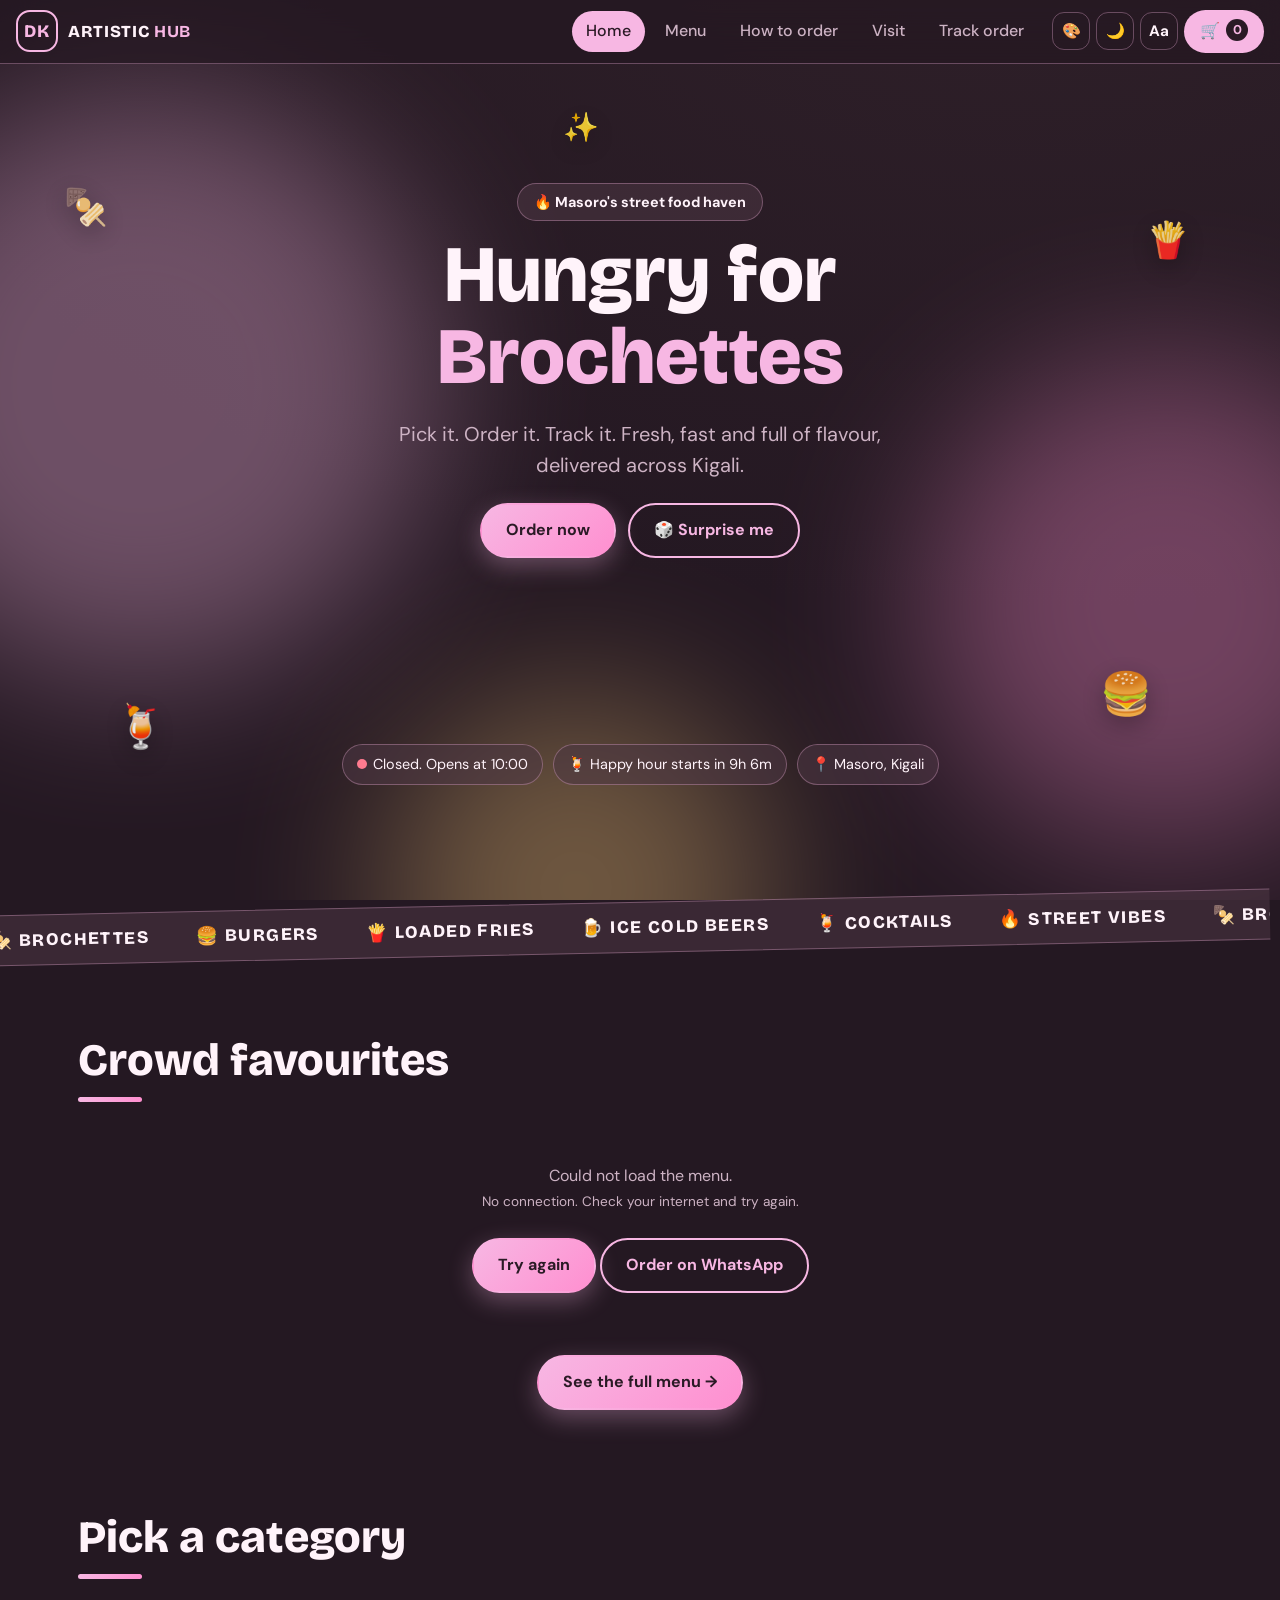
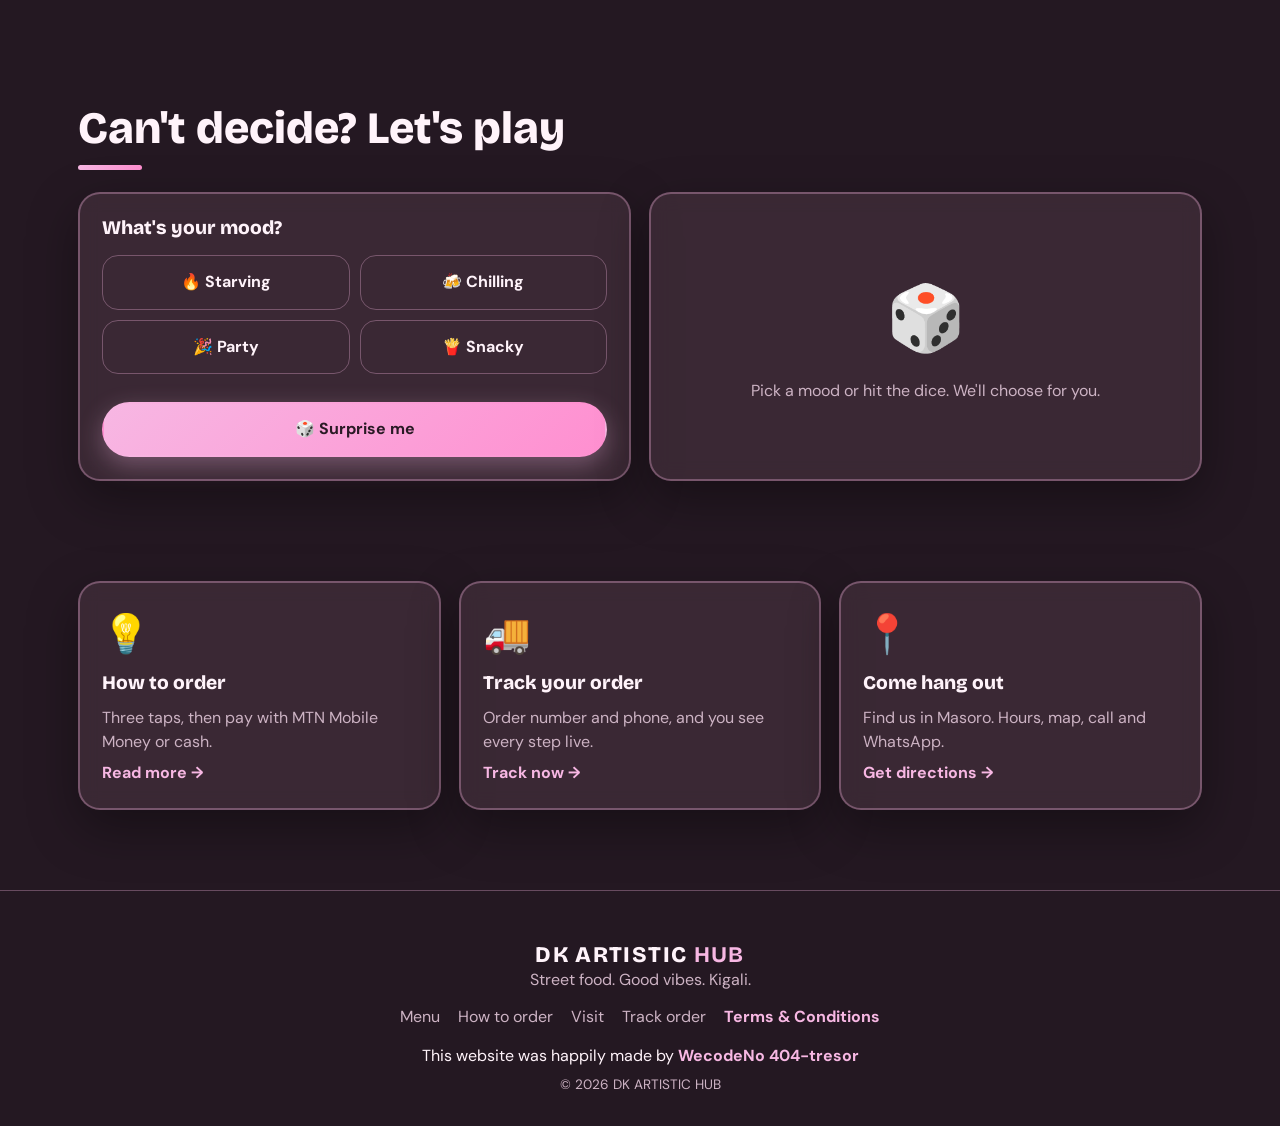
<file: index.html>
<!doctype html>
<html lang="en" data-theme="dark" data-vibe="plum">
<head>
<meta charset="utf-8">
<meta name="viewport" content="width=device-width, initial-scale=1, viewport-fit=cover">

<!-- Google Search Console Verification -->
<meta name="google-site-verification" content="_-R_RJPunZUvfaI_rIu-bqMCMIXye2O1nVSnWyA9v_k" />

<title>DK ARTISTIC HUB - Street Food, Brochettes &amp; Cocktails in Masoro, Kigali</title>
<meta name="description" content="Order brochettes, burgers, fries, beers and cocktails from DK Artistic Hub in Masoro, Kigali. Delivery, pickup or dine-in. Pay with MTN Mobile Money and track your order live.">
<meta name="theme-color" content="#4d3844">

<meta property="og:title" content="DK ARTISTIC HUB - Street Food, Brochettes &amp; Cocktails in Masoro, Kigali">
<meta property="og:description" content="Order brochettes, burgers, fries, beers and cocktails from DK Artistic Hub in Masoro, Kigali. Delivery, pickup or dine-in. Pay with MTN Mobile Money and track your order live.">
<meta property="og:type" content="restaurant">

<link rel="manifest" href="manifest.webmanifest">
<link rel="icon" href="icon.svg" type="image/svg+xml">
<link rel="apple-touch-icon" href="icon.svg">

<link rel="preconnect" href="https://fonts.googleapis.com">
<link rel="preconnect" href="https://fonts.gstatic.com" crossorigin>
<link href="https://fonts.googleapis.com/css2?family=Bricolage+Grotesque:wght@600;800&family=DM+Sans:wght@400;500;700&display=swap" rel="stylesheet">

<link rel="stylesheet" href="assets/app.css">

<script type="application/ld+json">
{
  "@context": "https://schema.org",
  "@type": "Restaurant",
  "name": "DK ARTISTIC HUB",
  "servesCuisine": ["Street food", "Brochettes", "Burgers"],
  "telephone": "+250782292053",
  "address": {
    "@type": "PostalAddress",
    "addressLocality": "Masoro, Kigali",
    "addressCountry": "RW"
  },
  "geo": {
    "@type": "GeoCoordinates",
    "latitude": -1.93246,
    "longitude": 30.14608
  },
  "openingHours": "Mo-Su 10:00-23:00",
  "priceRange": "RWF",
  "acceptsReservations": false
}
</script>
</head>

<body data-page="home">
<div id="preloader" aria-hidden="true">
  <div class="pre-logo">DK</div>
  <div class="pre-bar"><span></span></div>
</div>

<div class="bg" aria-hidden="true"><i></i><i></i><i></i></div>
<div id="shell-head"></div>

<main>
<section class="hero" id="heroSec">
  <span class="float f1" data-depth="26">&#127842;</span>
  <span class="float f2" data-depth="40">&#127839;</span>
  <span class="float f3" data-depth="18">&#127865;</span>
  <span class="float f4" data-depth="34">&#127828;</span>
  <span class="float f5" data-depth="12">&#10024;</span>

  <div class="hero-in">
    <p class="pill">&#128293; Masoro's street food haven</p>
    <h1><span>Hungry for</span><span class="rot" id="rot">Brochettes</span></h1>
    <p class="lead">Pick it. Order it. Track it. Fresh, fast and full of flavour, delivered across Kigali.</p>

    <div class="cta">
      <a class="btn primary" href="menu.html">Order now</a>
      <button class="btn ghost" id="surpriseTop">&#127922; Surprise me</button>
    </div>
  </div>

  <div class="scene" id="scene" aria-label="Spin the menu. Drag to rotate" hidden>
    <div class="stage" id="stage"><div class="ring" id="ring"></div></div>
  </div>

  <div class="live">
    <span class="chip-info" id="openChip"><i class="dot"></i><span id="openTxt">Checking hours...</span></span>
    <span class="chip-info" id="happyChip">&#127865; <span id="happyTxt"></span></span>
    <span class="chip-info">&#128205; <span id="areaTxt"></span></span>
  </div>
</section>

<div class="ticker" aria-hidden="true">
  <div class="ticker-in">
    <span>&#127842; BROCHETTES</span>
    <span>&#127828; BURGERS</span>
    <span>&#127839; LOADED FRIES</span>
    <span>&#127866; ICE COLD BEERS</span>
    <span>&#127865; COCKTAILS</span>
    <span>&#128293; STREET VIBES</span>
    <span>&#127842; BROCHETTES</span>
    <span>&#127828; BURGERS</span>
    <span>&#127839; LOADED FRIES</span>
    <span>&#127866; ICE COLD BEERS</span>
    <span>&#127865; COCKTAILS</span>
    <span>&#128293; STREET VIBES</span>
  </div>
</div>

<section class="sec">
  <h2 class="reveal">Crowd favourites</h2>
  <div class="grid" id="fav" aria-live="polite"></div>
  <p class="center" style="margin-top:22px">
    <a class="btn primary" href="menu.html">See the full menu &rarr;</a>
  </p>
</section>

<section class="sec">
  <h2 class="reveal">Pick a category</h2>
  <div class="cat-tiles" id="catTiles"></div>
</section>

<section class="sec" id="fun">
  <h2 class="reveal">Can't decide? Let's play</h2>
  <div class="bento">
    <div class="card reveal">
      <h3>What's your mood?</h3>
      <div class="moods" id="moods">
        <button data-mood="hungry">&#128293; Starving</button>
        <button data-mood="chill">&#127867; Chilling</button>
        <button data-mood="party">&#127881; Party</button>
        <button data-mood="snack">&#127839; Snacky</button>
      </div>
      <button class="btn primary wide" id="surprise">&#127922; Surprise me</button>
    </div>

    <div class="card reveal result-card" id="result" aria-live="polite">
      <div class="dice">&#127922;</div>
      <p class="muted">Pick a mood or hit the dice. We'll choose for you.</p>
    </div>
  </div>
</section>

<section class="sec">
  <div class="bento three">
    <a class="card linkcard reveal" href="how.html">
      <span>&#128161;</span>
      <h3>How to order</h3>
      <p>Three taps, then pay with MTN Mobile Money or cash.</p>
      <b>Read more &rarr;</b>
    </a>

    <a class="card linkcard reveal" href="track.html">
      <span>&#128666;</span>
      <h3>Track your order</h3>
      <p>Order number and phone, and you see every step live.</p>
      <b>Track now &rarr;</b>
    </a>

    <a class="card linkcard reveal" href="visit.html">
      <span>&#128205;</span>
      <h3>Come hang out</h3>
      <p>Find us in Masoro. Hours, map, call and WhatsApp.</p>
      <b>Get directions &rarr;</b>
    </a>
  </div>
</section>
</main>

<div id="shell-foot"></div>
<div class="toast" id="toast" role="status"></div>
<canvas id="confetti" aria-hidden="true"></canvas>

<script src="assets/core.js"></script>
<script src="assets/shop.js"></script>
<script src="assets/home.js"></script>
</body>
</html>
</file>
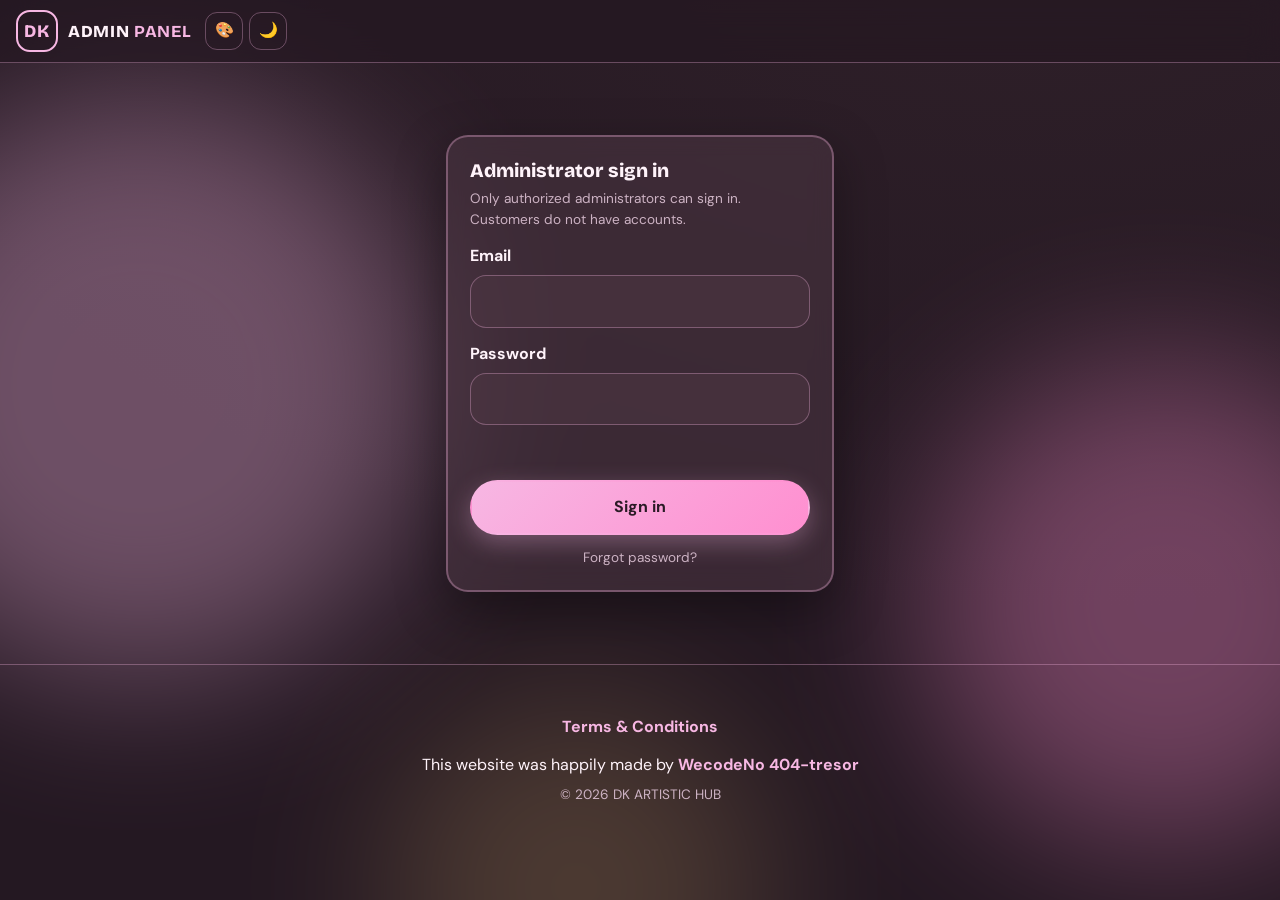
<file: admin.html>
<!doctype html>
<html lang="en" data-theme="dark" data-vibe="plum">
<head>
<meta charset="utf-8">
<meta name="viewport" content="width=device-width, initial-scale=1, viewport-fit=cover">
<title>Admin - DK ARTISTIC HUB</title>
<meta name="robots" content="noindex, nofollow, noarchive">
<meta name="theme-color" content="#4d3844">
<link rel="icon" href="icon.svg" type="image/svg+xml">
<link rel="preconnect" href="https://fonts.googleapis.com">
<link rel="preconnect" href="https://fonts.gstatic.com" crossorigin>
<link href="https://fonts.googleapis.com/css2?family=Bricolage+Grotesque:wght@600;800&family=DM+Sans:wght@400;500;700&display=swap" rel="stylesheet">
<link rel="stylesheet" href="assets/app.css">
</head>
<body style="padding-bottom:30px">
<div class="bg" aria-hidden="true"><i></i><i></i><i></i></div>

<header class="top">
  <span class="brand"><span class="logo">DK</span><span class="brand-name">ADMIN <b>PANEL</b></span></span>
  <div class="tools">
    <span class="muted small" id="whoami" hidden></span>
    <button class="tool" id="vibeBtn" aria-label="Change vibe">&#127912;</button>
    <button class="tool" id="themeBtn" aria-label="Toggle dark or light">&#127769;</button>
    <button class="btn ghost sm" id="logoutBtn" hidden>Sign out</button>
  </div>
</header>

<!-- login -->
<section class="login" id="viewLogin">
  <div class="card">
    <h3>Administrator sign in</h3>
    <p class="muted small">Only authorized administrators can sign in. Customers do not have accounts.</p>
    <form id="loginForm" novalidate>
      <label for="lEmail">Email</label><input id="lEmail" type="email" autocomplete="username" required>
      <label for="lPass">Password</label><input id="lPass" type="password" autocomplete="current-password" required>
      <p class="err" id="lErr" role="alert"></p>
      <button class="btn primary wide" id="lBtn" type="submit">Sign in</button>
    </form>
    <p class="center small" style="margin-top:12px"><a href="#" id="forgot" class="muted">Forgot password?</a></p>
  </div>
</section>

<!-- set password (invite / reset link) -->
<section class="login" id="viewSetPw" hidden>
  <div class="card">
    <h3>Choose your password</h3>
    <form id="pwForm" novalidate>
      <label for="npw">New password (min 8 characters)</label><input id="npw" type="password" autocomplete="new-password">
      <label for="npw2">Repeat password</label><input id="npw2" type="password" autocomplete="new-password">
      <p class="err" id="pErr" role="alert"></p>
      <button class="btn primary wide" type="submit">Save password</button>
    </form>
  </div>
</section>

<!-- app -->
<main class="admin-wrap" id="viewApp" hidden>
  <div class="tabs" id="tabs" role="tablist">
    <button class="on" data-tab="orders">Orders</button><button data-tab="products">Menu &amp; products</button><button data-tab="payments">Payment methods</button>
  </div>

  <section id="tabOrders">
    <div class="stats" id="stats"></div>
    <form class="filters" id="filters">
      <div><label for="fSearch">Order no. or phone</label><input id="fSearch" placeholder="DK-2026-... or 0788..."></div>
      <div><label for="fOs">Order status</label><select id="fOs"><option value="">All</option></select></div>
      <div><label for="fPs">Payment status</label><select id="fPs"><option value="">All</option></select></div>
      <div><label for="fFrom">From</label><input id="fFrom" type="date"></div>
      <div><label for="fTo">To</label><input id="fTo" type="date"></div>
      <div style="align-self:end"><button class="btn ghost wide sm" type="button" id="fClear">Clear filters</button></div>
    </form>
    <div class="orows" id="orows"></div>
    <div class="pager"><button class="btn ghost sm" id="prevP">&larr; Previous</button><span class="muted small" id="pageInfo"></span><button class="btn ghost sm" id="nextP">Next &rarr;</button></div>
  </section>

  <section id="tabProducts" hidden></section>
  <section id="tabPayments" hidden></section>
</main>

<footer class="foot">
  <p><a href="terms.html" style="color:var(--accent);font-weight:700">Terms &amp; Conditions</a></p>
  <p class="made">This website was happily made by <b id="creditName"></b></p>
  <p class="muted small">&copy; <span id="year"></span> DK ARTISTIC HUB</p>
</footer>

<!-- order detail drawer -->
<div class="overlay" id="overlay"></div>
<aside class="drawer wide" id="drawer" aria-hidden="true">
  <div class="drawer-head"><h3 id="dTitle">Order</h3><button class="x" id="dClose" aria-label="Close">&#10005;</button></div>
  <div class="drawer-body" id="dBody"></div>
</aside>

<div class="toast" id="toast" role="status"></div>
<script src="assets/core.js"></script>
<script src="assets/admin.js"></script>
</body>
</html>
</file>
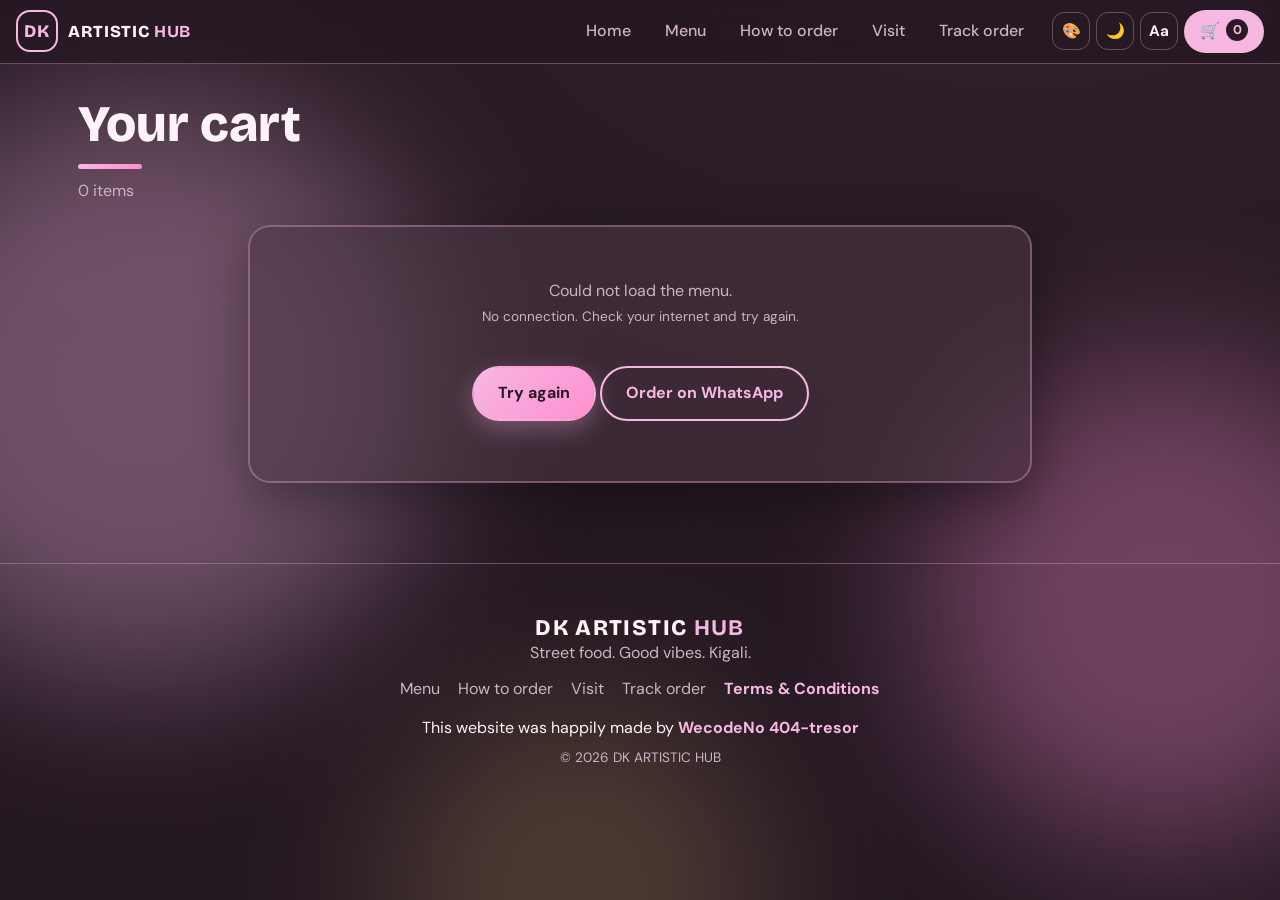
<file: cart.html>
<!doctype html>
<html lang="en" data-theme="dark" data-vibe="plum">
<head>
<meta charset="utf-8">
<meta name="viewport" content="width=device-width, initial-scale=1, viewport-fit=cover">
<title>Your cart - DK ARTISTIC HUB</title>
<meta name="robots" content="noindex, nofollow">
<meta name="description" content="Review your DK Artistic Hub order.">
<meta name="theme-color" content="#4d3844">
<meta property="og:title" content="Your cart - DK ARTISTIC HUB">
<meta property="og:description" content="Review your DK Artistic Hub order.">
<meta property="og:type" content="restaurant">
<link rel="manifest" href="manifest.webmanifest">
<link rel="icon" href="icon.svg" type="image/svg+xml">
<link rel="apple-touch-icon" href="icon.svg">
<link rel="preconnect" href="https://fonts.googleapis.com">
<link rel="preconnect" href="https://fonts.gstatic.com" crossorigin>
<link href="https://fonts.googleapis.com/css2?family=Bricolage+Grotesque:wght@600;800&family=DM+Sans:wght@400;500;700&display=swap" rel="stylesheet">
<link rel="stylesheet" href="assets/app.css">
</head>
<body data-page="cart">
<div class="bg" aria-hidden="true"><i></i><i></i><i></i></div>
<div id="shell-head"></div>

<main>
<section class="page-head"><h1>Your cart</h1><p><span id="cartSub">0 items</span></p></section>
<section class="sec" style="max-width:820px;padding-top:22px">
  <p class="muted small" id="menuNote" hidden></p>
  <div class="card" style="padding:12px 20px 20px">
    <div id="cartList"></div>
    <div id="cartFoot" hidden>
      <div class="total-row"><span>Subtotal</span><b id="cartTotal">0 RWF</b></div>
      <p class="muted small">Delivery fee is confirmed by us after you order.</p>
      <div class="row" style="margin-top:14px"><a class="btn ghost" href="menu.html">+ Add more</a><a class="btn primary" href="checkout.html" style="flex:1">Checkout &rarr;</a></div>
    </div>
  </div>
</section>
</main>

<div id="shell-foot"></div>
<div class="toast" id="toast" role="status"></div>
<canvas id="confetti" aria-hidden="true"></canvas>

<script src="assets/core.js"></script>
<script src="assets/shop.js"></script>
<script src="assets/cart.js"></script>
</body>
</html>
</file>
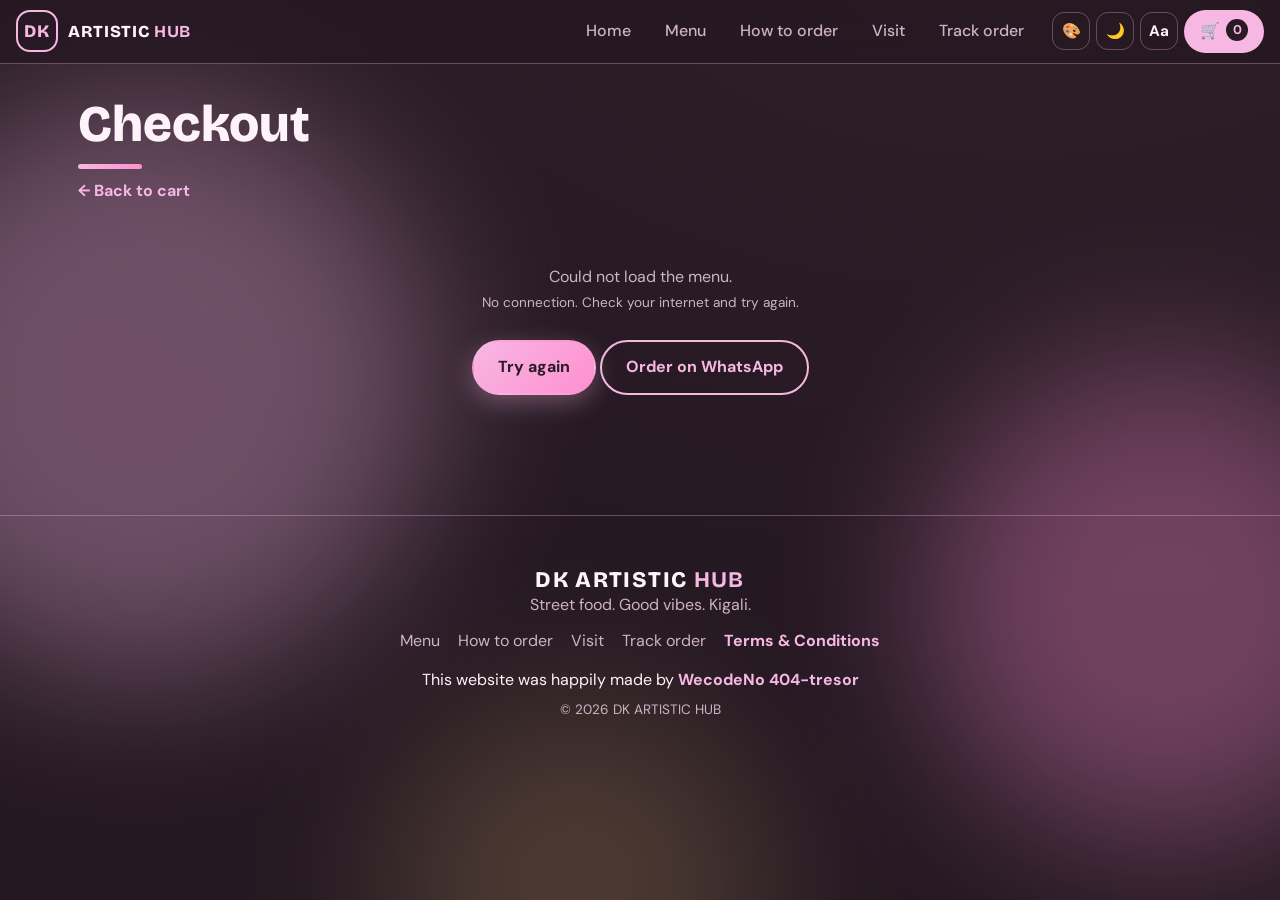
<file: checkout.html>
<!doctype html>
<html lang="en" data-theme="dark" data-vibe="plum">
<head>
<meta charset="utf-8">
<meta name="viewport" content="width=device-width, initial-scale=1, viewport-fit=cover">
<title>Checkout - DK ARTISTIC HUB</title>
<meta name="robots" content="noindex, nofollow">
<meta name="description" content="Complete your DK Artistic Hub order.">
<meta name="theme-color" content="#4d3844">
<meta property="og:title" content="Checkout - DK ARTISTIC HUB">
<meta property="og:description" content="Complete your DK Artistic Hub order.">
<meta property="og:type" content="restaurant">
<link rel="manifest" href="manifest.webmanifest">
<link rel="icon" href="icon.svg" type="image/svg+xml">
<link rel="apple-touch-icon" href="icon.svg">
<link rel="preconnect" href="https://fonts.googleapis.com">
<link rel="preconnect" href="https://fonts.gstatic.com" crossorigin>
<link href="https://fonts.googleapis.com/css2?family=Bricolage+Grotesque:wght@600;800&family=DM+Sans:wght@400;500;700&display=swap" rel="stylesheet">
<link rel="stylesheet" href="assets/app.css">
</head>
<body data-page="cart">
<div class="bg" aria-hidden="true"><i></i><i></i><i></i></div>
<div id="shell-head"></div>

<main>
<section class="page-head"><h1>Checkout</h1><p><a href="cart.html" style="color:var(--accent);font-weight:700">&larr; Back to cart</a></p></section>
<section class="sec" style="padding-top:22px">
  <div id="coLoad"><div class="skel" style="height:240px"></div></div>
  <div id="coEmpty" class="card center" hidden><div style="font-size:3rem">&#128722;</div><p id="coEmptyMsg">Your cart is empty.</p><a class="btn primary" href="menu.html">Browse the menu</a></div>

  <div class="co" id="coBox" hidden>
    <div class="card">
      <h3>Your details</h3>
      <label for="cName">Full name</label>
      <input id="cName" autocomplete="name" placeholder="e.g. Aline Uwase" maxlength="80">
      <label for="cPhone">Phone number</label>
      <input id="cPhone" type="tel" inputmode="tel" autocomplete="tel" placeholder="0788 123 456" maxlength="20">
      <p class="muted small" id="phoneHint">Rwandan number (MTN or Airtel). Country code +250 is added for you.</p>

      <label>How do you want it?</label>
      <div class="seg" id="seg">
        <button type="button" class="on" data-type="delivery">&#128666; Delivery</button>
        <button type="button" data-type="pickup">&#128717; Pickup</button>
        <button type="button" data-type="dine_in">&#127869; Dine-in</button>
      </div>

      <div id="deliveryBox">
        <label for="addrQ">Search your address or area</label>
        <input id="addrQ" type="search" autocomplete="off" placeholder="e.g. Masoro, Kimironko, Remera...">
        <div class="suggest" id="suggest"></div>
        <div class="row" style="margin-top:8px"><button class="btn ghost sm" id="geoBtn" type="button">&#128205; Use my location</button></div>
        <div class="mapbox" id="pickMap"></div>
        <p class="muted small">Drag the pin to your exact door or gate, then confirm.</p>
        <label for="cAddr">Delivery address</label>
        <textarea id="cAddr" rows="2" placeholder="Area, street, house..." maxlength="300"></textarea>
        <button class="btn ghost wide" id="confirmLoc" type="button">&#10004; Confirm this location</button>
        <p class="small" id="locStatus"></p>
        <label for="cInstr">Landmark or directions (optional)</label>
        <textarea id="cInstr" rows="2" placeholder="Blue gate, next to the pharmacy..." maxlength="500"></textarea>
      </div>

      <label>Payment method</label>
      <div id="payMethods"></div>
      <p class="muted small" style="margin-top:8px">Not sure how MoMo works here? <a href="how.html" style="color:var(--accent);font-weight:700">Read how to pay</a>.</p>
    </div>

    <aside class="card">
      <h3>Your order</h3>
      <div id="coItems"></div>
      <div class="total-row"><span>Subtotal</span><b id="coTotal">0 RWF</b></div>
      <p class="muted small" id="feeNote">Delivery fee is confirmed by us after you order. You pay the final total.</p>
      <p class="err" id="formErr" role="alert"></p>
      <button class="btn primary wide" id="placeBtn" type="button">Place order</button>
    </aside>
  </div>
</section>
</main>

<div id="shell-foot"></div>
<div class="toast" id="toast" role="status"></div>
<canvas id="confetti" aria-hidden="true"></canvas>

<script src="assets/core.js"></script>
<script src="assets/shop.js"></script>
<script src="assets/checkout.js"></script>
</body>
</html>
</file>
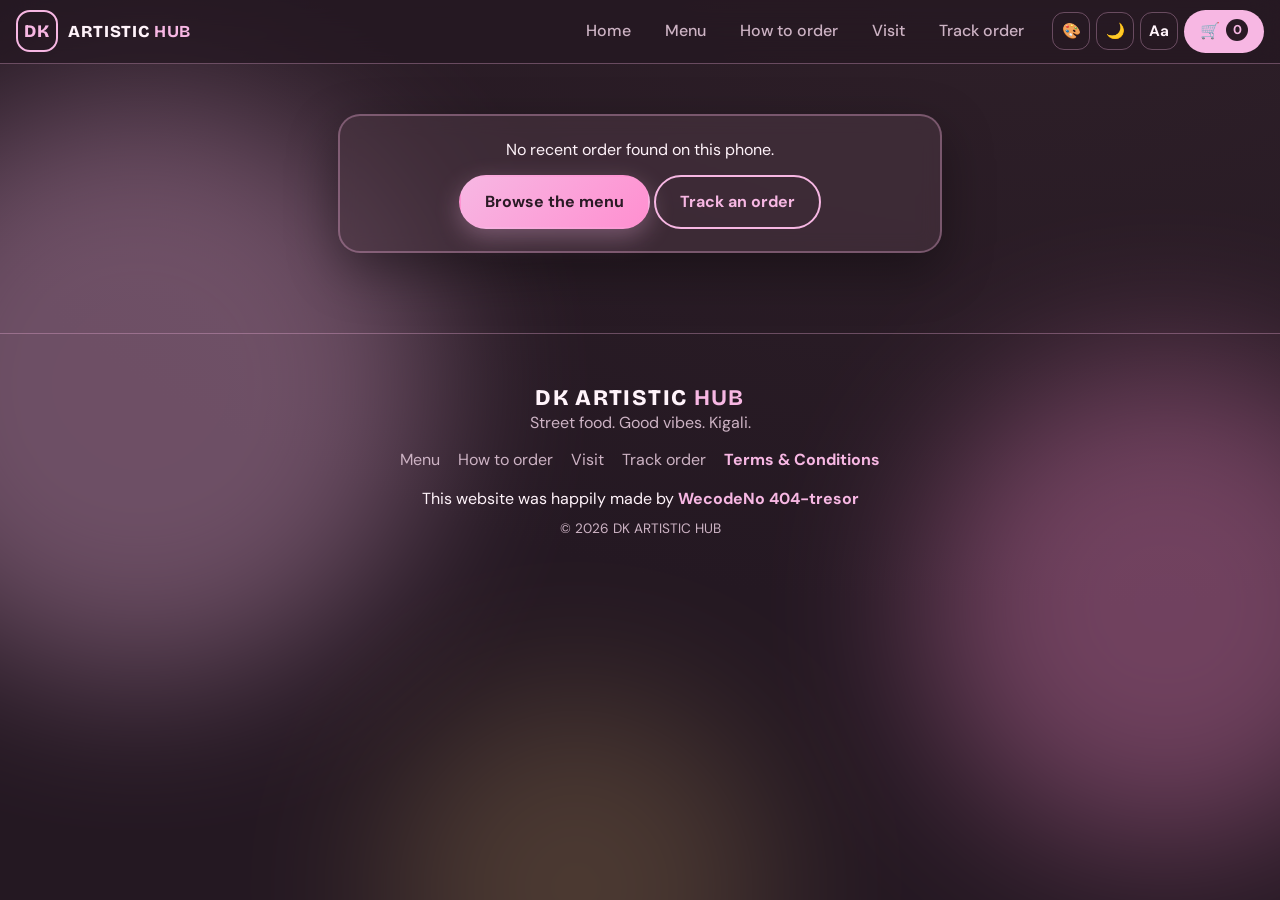
<file: done.html>
<!doctype html>
<html lang="en" data-theme="dark" data-vibe="plum">
<head>
<meta charset="utf-8">
<meta name="viewport" content="width=device-width, initial-scale=1, viewport-fit=cover">
<title>Order placed - DK ARTISTIC HUB</title>
<meta name="robots" content="noindex, nofollow">
<meta name="description" content="Your DK Artistic Hub order was received.">
<meta name="theme-color" content="#4d3844">
<meta property="og:title" content="Order placed - DK ARTISTIC HUB">
<meta property="og:description" content="Your DK Artistic Hub order was received.">
<meta property="og:type" content="restaurant">
<link rel="manifest" href="manifest.webmanifest">
<link rel="icon" href="icon.svg" type="image/svg+xml">
<link rel="apple-touch-icon" href="icon.svg">
<link rel="preconnect" href="https://fonts.googleapis.com">
<link rel="preconnect" href="https://fonts.gstatic.com" crossorigin>
<link href="https://fonts.googleapis.com/css2?family=Bricolage+Grotesque:wght@600;800&family=DM+Sans:wght@400;500;700&display=swap" rel="stylesheet">
<link rel="stylesheet" href="assets/app.css">
</head>
<body data-page="cart">
<div class="bg" aria-hidden="true"><i></i><i></i><i></i></div>
<div id="shell-head"></div>

<main>
<section class="sec" style="max-width:640px">
  <div id="doneNone" class="card center" hidden><p>No recent order found on this phone.</p><a class="btn primary" href="menu.html">Browse the menu</a> <a class="btn ghost" href="track.html">Track an order</a></div>
  <div class="card done" id="doneBox">
    <div class="done-emoji">&#127881;</div>
    <h1 class="done-h">Order received!</h1>
    <p class="ref" id="doneRef"></p>
    <p class="muted">We will confirm your order shortly. Your payment is <b>not</b> marked as paid until we verify it.</p>
    <div class="box" id="donePay"></div>
    <div class="box" id="refBox" hidden>
      <b>Already paid? Send your MoMo reference</b>
      <input id="refInput" placeholder="e.g. 1234567890" maxlength="64" style="margin-top:8px">
      <p class="err" id="refErr"></p>
      <button class="btn primary wide" id="refBtn" type="button">Submit reference</button>
    </div>
    <a class="btn ghost wide" id="waOrder" target="_blank" rel="noopener">&#128172; Also send it on WhatsApp</a>
    <a class="btn primary wide" id="trackLink" href="track.html">&#128666; Track my order</a>
    <a class="btn ghost wide" href="menu.html">Back to the menu</a>
  </div>
</section>
</main>

<div id="shell-foot"></div>
<div class="toast" id="toast" role="status"></div>
<canvas id="confetti" aria-hidden="true"></canvas>

<script src="assets/core.js"></script>
<script src="assets/done.js"></script>
</body>
</html>
</file>
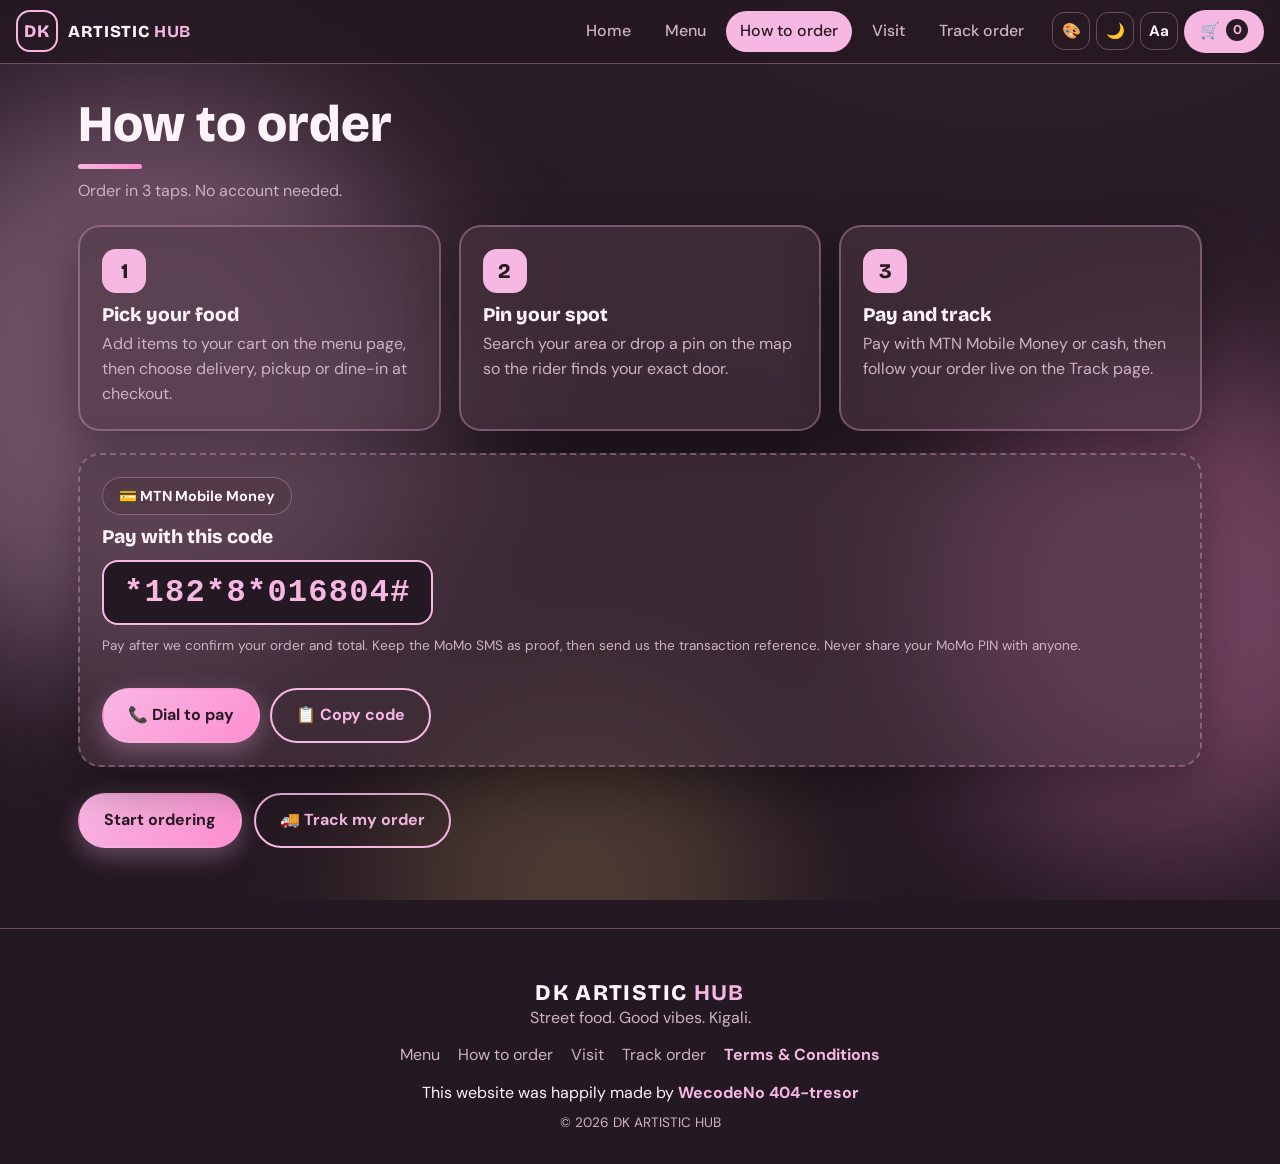
<file: how.html>
<!doctype html>
<html lang="en" data-theme="dark" data-vibe="plum">
<head>
<meta charset="utf-8">
<meta name="viewport" content="width=device-width, initial-scale=1, viewport-fit=cover">
<title>How to order - DK ARTISTIC HUB</title>
<meta name="description" content="How to order from DK Artistic Hub and pay with MTN Mobile Money.">
<meta name="theme-color" content="#4d3844">
<meta property="og:title" content="How to order - DK ARTISTIC HUB">
<meta property="og:description" content="How to order from DK Artistic Hub and pay with MTN Mobile Money.">
<meta property="og:type" content="restaurant">
<link rel="manifest" href="manifest.webmanifest">
<link rel="icon" href="icon.svg" type="image/svg+xml">
<link rel="apple-touch-icon" href="icon.svg">
<link rel="preconnect" href="https://fonts.googleapis.com">
<link rel="preconnect" href="https://fonts.gstatic.com" crossorigin>
<link href="https://fonts.googleapis.com/css2?family=Bricolage+Grotesque:wght@600;800&family=DM+Sans:wght@400;500;700&display=swap" rel="stylesheet">
<link rel="stylesheet" href="assets/app.css">
</head>
<body data-page="how">
<div class="bg" aria-hidden="true"><i></i><i></i><i></i></div>
<div id="shell-head"></div>

<main>
<section class="page-head"><h1>How to order</h1><p>Order in 3 taps. No account needed.</p></section>
<section class="sec" style="padding-top:22px">
  <div class="steps">
    <div class="card step reveal"><b>1</b><h3>Pick your food</h3><p>Add items to your cart on the menu page, then choose delivery, pickup or dine-in at checkout.</p></div>
    <div class="card step reveal"><b>2</b><h3>Pin your spot</h3><p>Search your area or drop a pin on the map so the rider finds your exact door.</p></div>
    <div class="card step reveal"><b>3</b><h3>Pay and track</h3><p>Pay with MTN Mobile Money or cash, then follow your order live on the Track page.</p></div>
  </div>
  <div class="card pay reveal">
    <div>
      <p class="pill">&#128179; MTN Mobile Money</p>
      <h3 style="margin-top:10px">Pay with this code</h3>
      <div class="code" id="ussdText"></div>
      <p class="muted small">Pay after we confirm your order and total. Keep the MoMo SMS as proof, then send us the transaction reference. Never share your MoMo PIN with anyone.</p>
    </div>
    <div class="pay-btns">
      <a class="btn primary" id="dialBtn" href="#">&#128222; Dial to pay</a>
      <button class="btn ghost" id="copyBtn">&#128203; Copy code</button>
    </div>
  </div>
  <div class="cta" style="margin-top:26px;justify-content:flex-start">
    <a class="btn primary" href="menu.html">Start ordering</a>
    <a class="btn ghost" href="track.html">&#128666; Track my order</a>
  </div>
</section>
</main>

<div id="shell-foot"></div>
<div class="toast" id="toast" role="status"></div>
<canvas id="confetti" aria-hidden="true"></canvas>

<script src="assets/core.js"></script>
<script src="assets/info.js"></script>
</body>
</html>
</file>
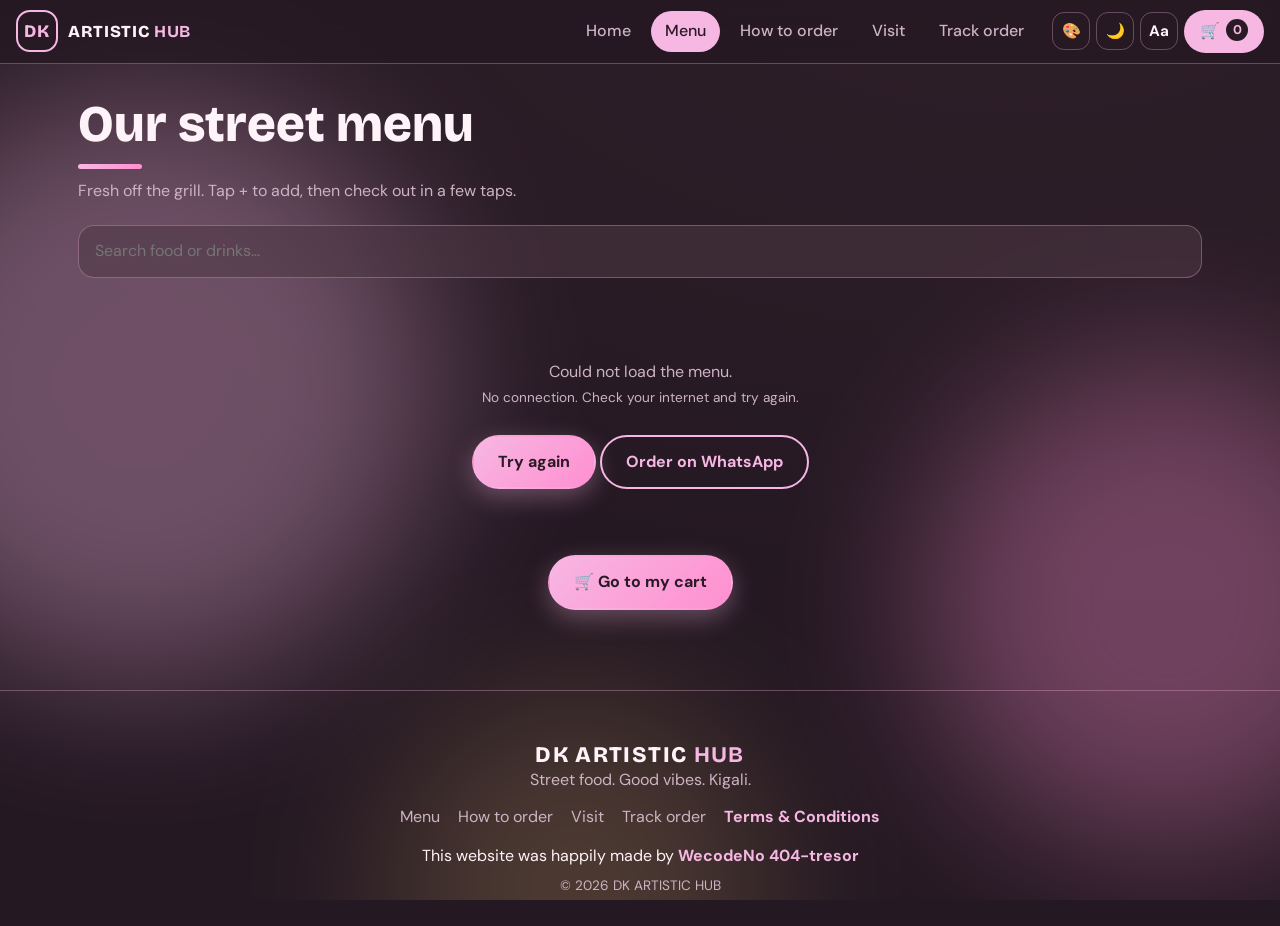
<file: menu.html>
<!doctype html>
<html lang="en" data-theme="dark" data-vibe="plum">
<head>
<meta charset="utf-8">
<meta name="viewport" content="width=device-width, initial-scale=1, viewport-fit=cover">
<title>Menu - DK ARTISTIC HUB</title>
<meta name="description" content="The full DK Artistic Hub menu: brochettes, burgers, fries, beers and cocktails in Masoro, Kigali.">
<meta name="theme-color" content="#4d3844">
<meta property="og:title" content="Menu - DK ARTISTIC HUB">
<meta property="og:description" content="The full DK Artistic Hub menu: brochettes, burgers, fries, beers and cocktails in Masoro, Kigali.">
<meta property="og:type" content="restaurant">
<link rel="manifest" href="manifest.webmanifest">
<link rel="icon" href="icon.svg" type="image/svg+xml">
<link rel="apple-touch-icon" href="icon.svg">
<link rel="preconnect" href="https://fonts.googleapis.com">
<link rel="preconnect" href="https://fonts.gstatic.com" crossorigin>
<link href="https://fonts.googleapis.com/css2?family=Bricolage+Grotesque:wght@600;800&family=DM+Sans:wght@400;500;700&display=swap" rel="stylesheet">
<link rel="stylesheet" href="assets/app.css">
</head>
<body data-page="menu">
<div class="bg" aria-hidden="true"><i></i><i></i><i></i></div>
<div id="shell-head"></div>

<main>
<section class="page-head"><h1>Our street menu</h1><p>Fresh off the grill. Tap + to add, then check out in a few taps. <span id="count" class="muted small"></span></p></section>
<section class="sec" style="padding-top:22px">
  <div class="menu-tools">
    <input id="search" type="search" placeholder="Search food or drinks..." aria-label="Search menu">
    <div class="cats" id="cats" role="tablist" aria-label="Categories"></div>
  </div>
  <p class="muted small" id="menuNote" hidden></p>
  <div class="grid" id="grid" aria-live="polite"><div class="skel"></div><div class="skel"></div><div class="skel"></div></div>
  <p class="center" style="margin-top:26px"><a class="btn primary" href="cart.html">&#128722; Go to my cart</a></p>
</section>
</main>

<div id="shell-foot"></div>
<div class="toast" id="toast" role="status"></div>
<canvas id="confetti" aria-hidden="true"></canvas>

<script src="assets/core.js"></script>
<script src="assets/shop.js"></script>
<script src="assets/menu.js"></script>
</body>
</html>
</file>
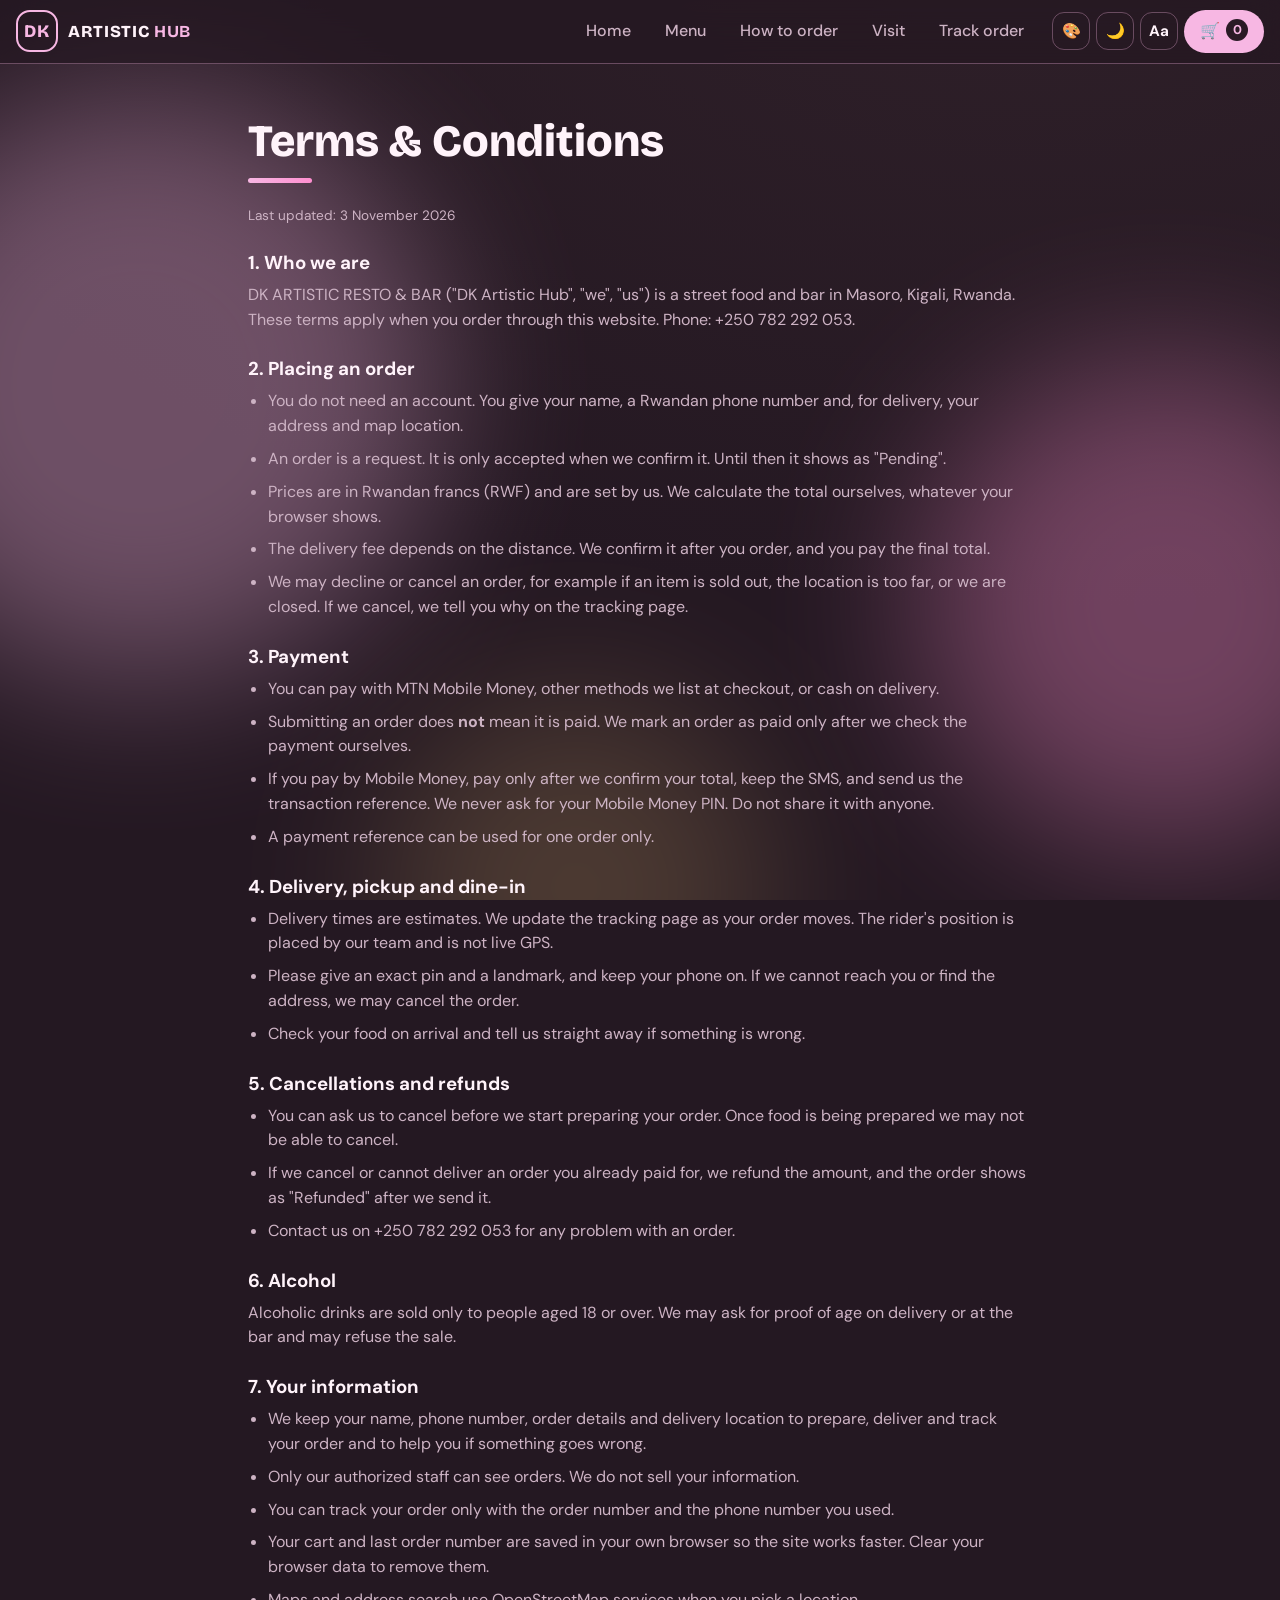
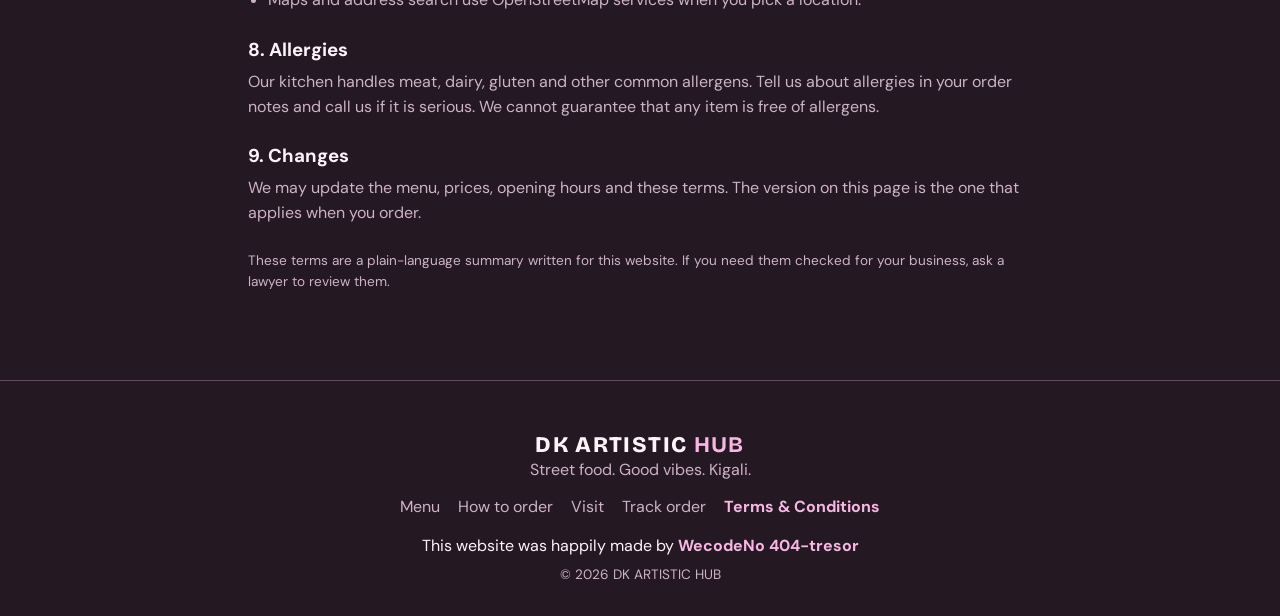
<file: terms.html>
<!doctype html>
<html lang="en" data-theme="dark" data-vibe="plum">
<head>
<meta charset="utf-8">
<meta name="viewport" content="width=device-width, initial-scale=1, viewport-fit=cover">
<title>Terms &amp; Conditions - DK ARTISTIC HUB</title>
<meta name="description" content="Terms and conditions for ordering from DK Artistic Hub, Masoro, Kigali.">
<meta name="theme-color" content="#4d3844">
<link rel="icon" href="icon.svg" type="image/svg+xml">
<link rel="preconnect" href="https://fonts.googleapis.com">
<link rel="preconnect" href="https://fonts.gstatic.com" crossorigin>
<link href="https://fonts.googleapis.com/css2?family=Bricolage+Grotesque:wght@600;800&family=DM+Sans:wght@400;500;700&display=swap" rel="stylesheet">
<link rel="stylesheet" href="assets/app.css">
<style>.legal h3{margin:22px 0 6px}.legal p,.legal li{color:var(--muted);margin-bottom:8px}.legal ul{padding-left:20px}</style>
</head>
<body data-page="terms">
<div class="bg" aria-hidden="true"><i></i><i></i><i></i></div>
<div id="shell-head"></div>

<main class="sec legal" style="max-width:820px">
  <h2>Terms &amp; Conditions</h2>
  <p class="muted small">Last updated: 3 November 2026</p>

  <h3>1. Who we are</h3>
  <p>DK ARTISTIC RESTO &amp; BAR ("DK Artistic Hub", "we", "us") is a street food and bar in Masoro, Kigali, Rwanda. These terms apply when you order through this website. Phone: +250 782 292 053.</p>

  <h3>2. Placing an order</h3>
  <ul>
    <li>You do not need an account. You give your name, a Rwandan phone number and, for delivery, your address and map location.</li>
    <li>An order is a request. It is only accepted when we confirm it. Until then it shows as "Pending".</li>
    <li>Prices are in Rwandan francs (RWF) and are set by us. We calculate the total ourselves, whatever your browser shows.</li>
    <li>The delivery fee depends on the distance. We confirm it after you order, and you pay the final total.</li>
    <li>We may decline or cancel an order, for example if an item is sold out, the location is too far, or we are closed. If we cancel, we tell you why on the tracking page.</li>
  </ul>

  <h3>3. Payment</h3>
  <ul>
    <li>You can pay with MTN Mobile Money, other methods we list at checkout, or cash on delivery.</li>
    <li>Submitting an order does <b>not</b> mean it is paid. We mark an order as paid only after we check the payment ourselves.</li>
    <li>If you pay by Mobile Money, pay only after we confirm your total, keep the SMS, and send us the transaction reference. We never ask for your Mobile Money PIN. Do not share it with anyone.</li>
    <li>A payment reference can be used for one order only.</li>
  </ul>

  <h3>4. Delivery, pickup and dine-in</h3>
  <ul>
    <li>Delivery times are estimates. We update the tracking page as your order moves. The rider's position is placed by our team and is not live GPS.</li>
    <li>Please give an exact pin and a landmark, and keep your phone on. If we cannot reach you or find the address, we may cancel the order.</li>
    <li>Check your food on arrival and tell us straight away if something is wrong.</li>
  </ul>

  <h3>5. Cancellations and refunds</h3>
  <ul>
    <li>You can ask us to cancel before we start preparing your order. Once food is being prepared we may not be able to cancel.</li>
    <li>If we cancel or cannot deliver an order you already paid for, we refund the amount, and the order shows as "Refunded" after we send it.</li>
    <li>Contact us on +250 782 292 053 for any problem with an order.</li>
  </ul>

  <h3>6. Alcohol</h3>
  <p>Alcoholic drinks are sold only to people aged 18 or over. We may ask for proof of age on delivery or at the bar and may refuse the sale.</p>

  <h3>7. Your information</h3>
  <ul>
    <li>We keep your name, phone number, order details and delivery location to prepare, deliver and track your order and to help you if something goes wrong.</li>
    <li>Only our authorized staff can see orders. We do not sell your information.</li>
    <li>You can track your order only with the order number and the phone number you used.</li>
    <li>Your cart and last order number are saved in your own browser so the site works faster. Clear your browser data to remove them.</li>
    <li>Maps and address search use OpenStreetMap services when you pick a location.</li>
  </ul>

  <h3>8. Allergies</h3>
  <p>Our kitchen handles meat, dairy, gluten and other common allergens. Tell us about allergies in your order notes and call us if it is serious. We cannot guarantee that any item is free of allergens.</p>

  <h3>9. Changes</h3>
  <p>We may update the menu, prices, opening hours and these terms. The version on this page is the one that applies when you order.</p>

  <p class="muted small" style="margin-top:24px">These terms are a plain-language summary written for this website. If you need them checked for your business, ask a lawyer to review them.</p>
</main>

<div id="shell-foot"></div>
<div class="toast" id="toast" role="status"></div>
<script src="assets/core.js"></script>
</body>
</html>
</file>
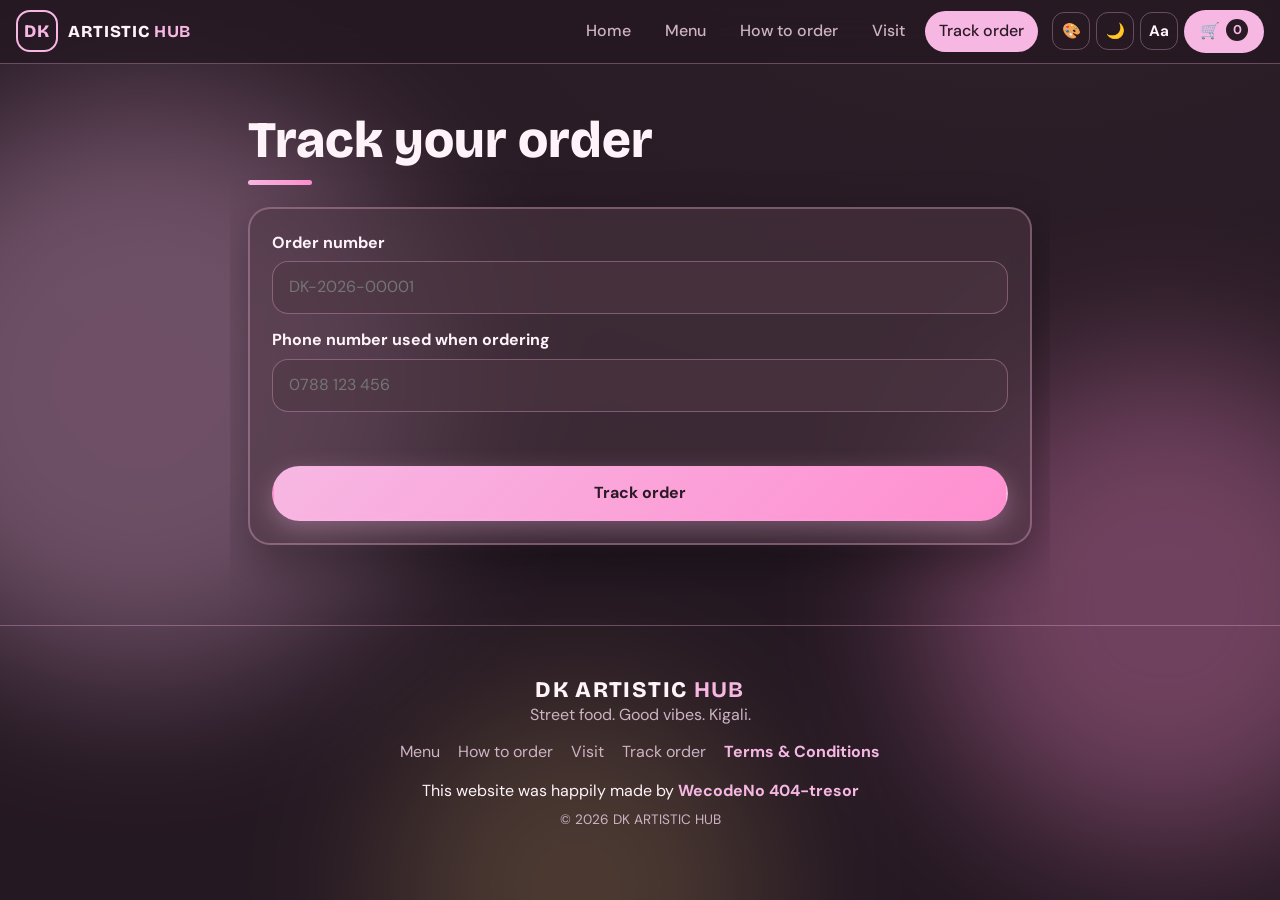
<file: track.html>
<!doctype html>
<html lang="en" data-theme="dark" data-vibe="plum">
<head>
<meta charset="utf-8">
<meta name="viewport" content="width=device-width, initial-scale=1, viewport-fit=cover">
<title>Track your order - DK ARTISTIC HUB</title>
<meta name="robots" content="noindex, nofollow">
<meta name="description" content="Track your DK Artistic Hub order live.">
<meta name="theme-color" content="#4d3844">
<link rel="manifest" href="manifest.webmanifest">
<link rel="icon" href="icon.svg" type="image/svg+xml">
<link rel="preconnect" href="https://fonts.googleapis.com">
<link rel="preconnect" href="https://fonts.gstatic.com" crossorigin>
<link href="https://fonts.googleapis.com/css2?family=Bricolage+Grotesque:wght@600;800&family=DM+Sans:wght@400;500;700&display=swap" rel="stylesheet">
<link rel="stylesheet" href="assets/app.css">
</head>
<body data-page="track">
<div class="bg" aria-hidden="true"><i></i><i></i><i></i></div>
<div id="shell-head"></div>

<main class="sec" style="max-width:820px">
  <h1 class="h1">Track your order</h1>

  <form class="card" id="lookup" novalidate>
    <label for="tOrder" style="margin-top:0">Order number</label>
    <input id="tOrder" placeholder="DK-2026-00001" autocomplete="off" autocapitalize="characters" maxlength="16">
    <label for="tPhone">Phone number used when ordering</label>
    <input id="tPhone" type="tel" inputmode="tel" placeholder="0788 123 456" autocomplete="tel" maxlength="20">
    <p class="err" id="tErr" role="alert"></p>
    <button class="btn primary wide" id="tBtn" type="submit">Track order</button>
  </form>

  <section id="result" hidden>
    <div class="card" style="margin-top:18px">
      <div class="row" style="justify-content:space-between;align-items:center">
        <div><div class="muted small">Order</div><h3 id="rNum" style="margin:0"></h3></div>
        <div class="row"><span class="chip" id="rStatus"></span><span class="chip" id="rPay"></span></div>
      </div>

      <div id="waiting" hidden>
        <p style="margin-top:14px" id="waitMsg"></p>
      </div>

      <div id="trackBox" hidden>
        <div class="track" id="stepper" aria-label="Order progress"></div>
        <p class="center" id="etaLine"></p>
        <p class="center muted small" id="updLine"></p>
      </div>
    </div>

    <div id="detail" hidden>
      <div class="card" style="margin-top:18px" id="mapCard">
        <h3>Delivery map</h3>
        <p class="muted small" id="mapNote"></p>
        <div class="mapbox" id="tMap" style="height:300px"></div>
      </div>

      <div class="card" style="margin-top:18px">
        <h3>Your order</h3>
        <table class="tbl" id="itemsTbl"></table>
        <dl class="kv" style="margin-top:12px" id="sums"></dl>
        <div class="box" id="payHelp" style="margin-top:14px" hidden></div>
      </div>

      <div class="card" style="margin-top:18px">
        <h3>Progress log</h3>
        <ul class="tl" id="log"></ul>
      </div>
    </div>
    <p class="center muted small" style="margin-top:16px" id="refreshNote"></p>
  </section>
</main>

<div id="shell-foot"></div>
<div class="toast" id="toast" role="status"></div>
<script src="assets/core.js"></script>
<script src="assets/track.js"></script>
</body>
</html>
</file>
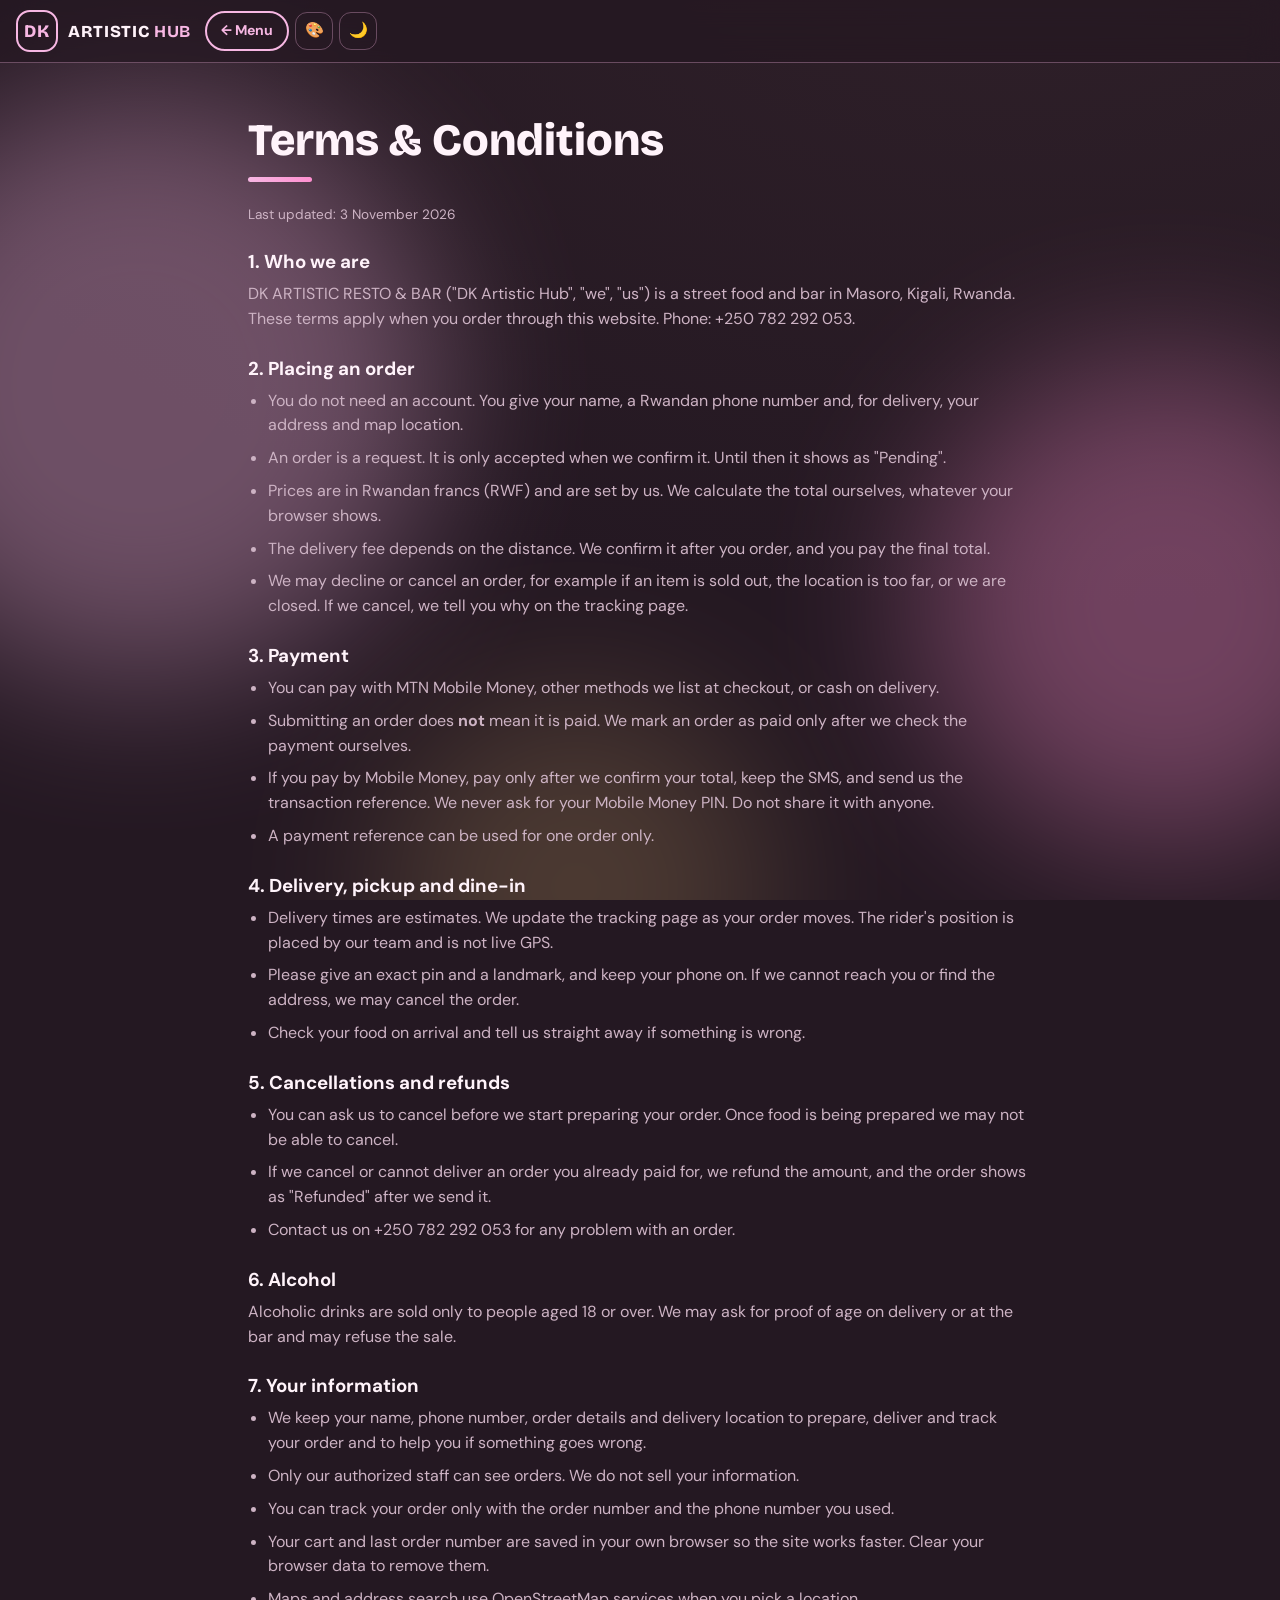
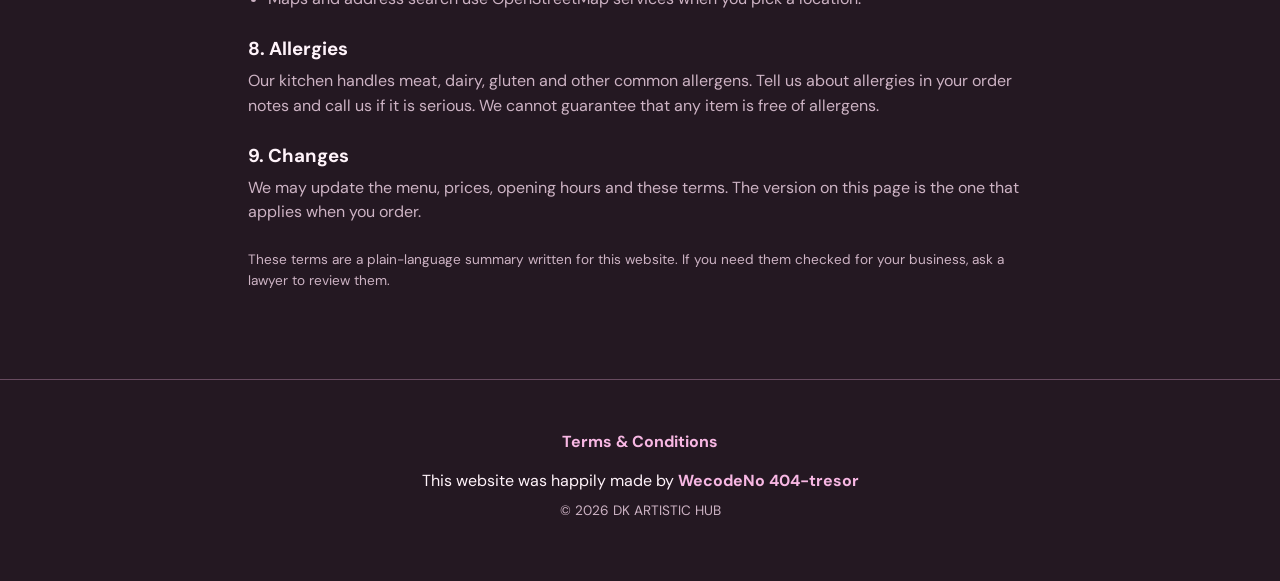
<file: dk-artistic-hub/terms.html>
<!doctype html>
<html lang="en" data-theme="dark" data-vibe="plum">
<head>
<meta charset="utf-8">
<meta name="viewport" content="width=device-width, initial-scale=1, viewport-fit=cover">
<title>Terms &amp; Conditions - DK ARTISTIC HUB</title>
<meta name="description" content="Terms and conditions for ordering from DK Artistic Hub, Masoro, Kigali.">
<meta name="theme-color" content="#4d3844">
<link rel="icon" href="icon.svg" type="image/svg+xml">
<link rel="preconnect" href="https://fonts.googleapis.com">
<link rel="preconnect" href="https://fonts.gstatic.com" crossorigin>
<link href="https://fonts.googleapis.com/css2?family=Bricolage+Grotesque:wght@600;800&family=DM+Sans:wght@400;500;700&display=swap" rel="stylesheet">
<link rel="stylesheet" href="assets/app.css">
<style>.legal h3{margin:22px 0 6px}.legal p,.legal li{color:var(--muted);margin-bottom:8px}.legal ul{padding-left:20px}</style>
</head>
<body style="padding-bottom:30px">
<div class="bg" aria-hidden="true"><i></i><i></i><i></i></div>
<header class="top">
  <a class="brand" href="index.html" aria-label="Back to the menu"><span class="logo">DK</span><span class="brand-name">ARTISTIC <b>HUB</b></span></a>
  <div class="tools">
    <a class="btn ghost sm" href="index.html">&larr; Menu</a>
    <button class="tool" id="vibeBtn" aria-label="Change vibe">&#127912;</button>
    <button class="tool" id="themeBtn" aria-label="Toggle dark or light">&#127769;</button>
  </div>
</header>

<main class="sec legal" style="max-width:820px">
  <h2>Terms &amp; Conditions</h2>
  <p class="muted small">Last updated: 3 November 2026</p>

  <h3>1. Who we are</h3>
  <p>DK ARTISTIC RESTO &amp; BAR ("DK Artistic Hub", "we", "us") is a street food and bar in Masoro, Kigali, Rwanda. These terms apply when you order through this website. Phone: +250 782 292 053.</p>

  <h3>2. Placing an order</h3>
  <ul>
    <li>You do not need an account. You give your name, a Rwandan phone number and, for delivery, your address and map location.</li>
    <li>An order is a request. It is only accepted when we confirm it. Until then it shows as "Pending".</li>
    <li>Prices are in Rwandan francs (RWF) and are set by us. We calculate the total ourselves, whatever your browser shows.</li>
    <li>The delivery fee depends on the distance. We confirm it after you order, and you pay the final total.</li>
    <li>We may decline or cancel an order, for example if an item is sold out, the location is too far, or we are closed. If we cancel, we tell you why on the tracking page.</li>
  </ul>

  <h3>3. Payment</h3>
  <ul>
    <li>You can pay with MTN Mobile Money, other methods we list at checkout, or cash on delivery.</li>
    <li>Submitting an order does <b>not</b> mean it is paid. We mark an order as paid only after we check the payment ourselves.</li>
    <li>If you pay by Mobile Money, pay only after we confirm your total, keep the SMS, and send us the transaction reference. We never ask for your Mobile Money PIN. Do not share it with anyone.</li>
    <li>A payment reference can be used for one order only.</li>
  </ul>

  <h3>4. Delivery, pickup and dine-in</h3>
  <ul>
    <li>Delivery times are estimates. We update the tracking page as your order moves. The rider's position is placed by our team and is not live GPS.</li>
    <li>Please give an exact pin and a landmark, and keep your phone on. If we cannot reach you or find the address, we may cancel the order.</li>
    <li>Check your food on arrival and tell us straight away if something is wrong.</li>
  </ul>

  <h3>5. Cancellations and refunds</h3>
  <ul>
    <li>You can ask us to cancel before we start preparing your order. Once food is being prepared we may not be able to cancel.</li>
    <li>If we cancel or cannot deliver an order you already paid for, we refund the amount, and the order shows as "Refunded" after we send it.</li>
    <li>Contact us on +250 782 292 053 for any problem with an order.</li>
  </ul>

  <h3>6. Alcohol</h3>
  <p>Alcoholic drinks are sold only to people aged 18 or over. We may ask for proof of age on delivery or at the bar and may refuse the sale.</p>

  <h3>7. Your information</h3>
  <ul>
    <li>We keep your name, phone number, order details and delivery location to prepare, deliver and track your order and to help you if something goes wrong.</li>
    <li>Only our authorized staff can see orders. We do not sell your information.</li>
    <li>You can track your order only with the order number and the phone number you used.</li>
    <li>Your cart and last order number are saved in your own browser so the site works faster. Clear your browser data to remove them.</li>
    <li>Maps and address search use OpenStreetMap services when you pick a location.</li>
  </ul>

  <h3>8. Allergies</h3>
  <p>Our kitchen handles meat, dairy, gluten and other common allergens. Tell us about allergies in your order notes and call us if it is serious. We cannot guarantee that any item is free of allergens.</p>

  <h3>9. Changes</h3>
  <p>We may update the menu, prices, opening hours and these terms. The version on this page is the one that applies when you order.</p>

  <p class="muted small" style="margin-top:24px">These terms are a plain-language summary written for this website. If you need them checked for your business, ask a lawyer to review them.</p>
</main>

<footer class="foot">
  <p><a href="terms.html" style="color:var(--accent);font-weight:700">Terms &amp; Conditions</a></p>
  <p class="made">This website was happily made by <b id="creditName"></b></p>
  <p class="muted small">&copy; <span id="year"></span> DK ARTISTIC HUB</p>
</footer>
<div class="toast" id="toast" role="status"></div>
<script src="assets/core.js"></script>
</body>
</html>
</file>
<file: assets/app.css>
/* ===== DK ARTISTIC HUB - plum + pink, 3D depth + motion ===== */
:root{
  --bg:#241822; --bg2:#2f2029; --surface:#4d3844; --card:rgba(77,56,68,.55);
  --text:#fff3fa; --muted:#cdb3c4; --accent:#f7b7e3; --accent2:#ff8fd0;
  --gold:#ffd27a; --mint:#8ff0c4; --danger:#ff7b8f; --line:rgba(247,183,227,.32);
  --on-accent:#2a1a25; --shadow:0 18px 50px rgba(0,0,0,.35);
  --r:22px; --fs:100%; --fw:170px;
  --display:'Bricolage Grotesque','DM Sans',system-ui,sans-serif;
  --body:'DM Sans',system-ui,-apple-system,'Segoe UI',Roboto,sans-serif;
}
[data-theme="light"]{
  --bg:#fff6fb; --bg2:#ffeaf5; --surface:#ffffff; --card:rgba(255,255,255,.88);
  --text:#3a2733; --muted:#7d6573; --accent:#b83a86; --accent2:#e0559f;
  --gold:#a87000; --mint:#0f9d6a; --danger:#c0233f; --line:rgba(184,58,134,.3);
  --on-accent:#ffffff; --shadow:0 18px 40px rgba(120,50,90,.15);
}
[data-vibe="sunset"]{--accent:#ffb36b;--accent2:#ff6f91;--line:rgba(255,179,107,.35);--surface:#4a3030;--bg:#241615;--bg2:#2f1c1a;--card:rgba(74,48,48,.55)}
[data-vibe="neon"]{--accent:#7dffd0;--accent2:#5cd6ff;--line:rgba(125,255,208,.35);--surface:#253b46;--bg:#0f1c24;--bg2:#15262f;--card:rgba(37,59,70,.55);--on-accent:#06231a}
[data-theme="light"][data-vibe="sunset"]{--accent:#c4561a;--accent2:#d93b64;--line:rgba(196,86,26,.3);--bg:#fff7f0;--bg2:#ffe9d9;--surface:#fff;--card:rgba(255,255,255,.88);--on-accent:#fff}
[data-theme="light"][data-vibe="neon"]{--accent:#0b8f6a;--accent2:#0a7fb0;--line:rgba(11,143,106,.3);--bg:#f1fffb;--bg2:#dcfaf0;--surface:#fff;--card:rgba(255,255,255,.88);--on-accent:#fff}

*{box-sizing:border-box;margin:0;padding:0}
html{scroll-behavior:smooth;font-size:var(--fs);-webkit-text-size-adjust:100%}
html.big{--fs:120%}
body{font-family:var(--body);background:var(--bg);color:var(--text);line-height:1.55;overflow-x:hidden;min-height:100vh;padding-bottom:84px}
img{max-width:100%;display:block}
a{color:inherit;text-decoration:none}
button{font:inherit;color:inherit;cursor:pointer;border:0;background:none}
:focus-visible{outline:3px solid var(--accent);outline-offset:3px;border-radius:10px}
.muted{color:var(--muted)} .small{font-size:.85rem} .center{text-align:center}
[hidden]{display:none!important}
.sr{position:absolute;width:1px;height:1px;overflow:hidden;clip:rect(0 0 0 0)}

/* animated background + time of day (4th dimension) */
.bg{position:fixed;inset:0;z-index:-1;overflow:hidden;background:radial-gradient(1200px 700px at 80% -10%,var(--bg2),var(--bg))}
.bg i{position:absolute;border-radius:50%;filter:blur(80px);opacity:.35;animation:drift 18s ease-in-out infinite alternate}
.bg i:nth-child(1){width:46vmax;height:46vmax;background:var(--accent);left:-12vmax;top:10vh}
.bg i:nth-child(2){width:38vmax;height:38vmax;background:var(--accent2);right:-10vmax;top:40vh;animation-delay:-6s}
.bg i:nth-child(3){width:30vmax;height:30vmax;background:var(--gold);left:30vw;bottom:-14vmax;animation-delay:-11s;opacity:.18}
[data-theme="light"] .bg i{opacity:.22}
[data-daypart="morning"] .bg i:nth-child(3){opacity:.34}
[data-daypart="evening"] .bg i:nth-child(2){opacity:.5}
[data-daypart="night"] .bg i{opacity:.22}
@keyframes drift{to{transform:translate(8vw,-6vh) scale(1.15)}}

/* preloader */
#preloader{position:fixed;inset:0;z-index:100;background:var(--bg);display:grid;place-content:center;gap:22px;justify-items:center;transition:opacity .5s,visibility .5s}
#preloader.done{opacity:0;visibility:hidden}
.pre-logo{width:96px;height:96px;border-radius:28px;border:3px solid var(--accent);display:grid;place-items:center;font:800 2.4rem var(--display);color:var(--accent);animation:pop 1s ease-in-out infinite alternate;box-shadow:0 0 40px var(--line)}
.pre-bar{width:160px;height:6px;border-radius:9px;background:var(--line);overflow:hidden}
.pre-bar span{display:block;height:100%;width:40%;background:var(--accent);border-radius:9px;animation:load 1s ease-in-out infinite}
@keyframes load{from{transform:translateX(-100%)}to{transform:translateX(260%)}}
@keyframes pop{from{transform:scale(.94) rotate(-4deg)}to{transform:scale(1.06) rotate(4deg)}}

/* header */
.top{position:sticky;top:0;z-index:40;display:flex;align-items:center;gap:14px;padding:10px 16px;background:color-mix(in srgb,var(--bg) 70%,transparent);backdrop-filter:blur(16px);-webkit-backdrop-filter:blur(16px);border-bottom:1px solid var(--line)}
.brand{display:flex;align-items:center;gap:10px;font:800 1.05rem var(--display);letter-spacing:.04em}
.brand b{color:var(--accent)}
.logo{width:42px;height:42px;border-radius:14px;border:2px solid var(--accent);display:grid;place-items:center;color:var(--accent);font:800 1.1rem var(--display);user-select:none}
.nav{display:none;margin-left:auto;gap:6px}
.nav a{padding:8px 14px;border-radius:99px;font-weight:500;color:var(--muted);transition:.2s}
.nav a:hover{color:var(--text);background:var(--card)}
.tools{display:flex;align-items:center;gap:6px;margin-left:auto}
.tool{width:38px;height:38px;border-radius:12px;border:1.5px solid var(--line);display:grid;place-items:center;font-size:.95rem;font-weight:700;transition:.2s}
.tool:hover{border-color:var(--accent);transform:translateY(-2px)}
.cart-btn{display:none;padding:9px 16px;border-radius:99px;background:var(--accent);color:var(--on-accent);font-weight:700}
.nav a[aria-current=page]{color:var(--on-accent);background:var(--accent)}
.cart-btn .cart-n{background:var(--on-accent);color:var(--accent);border-radius:99px;min-width:22px;height:22px;display:inline-grid;place-items:center;font-size:.8rem;padding:0 6px}
.bump{animation:bump .4s}
@keyframes bump{40%{transform:scale(1.18)}}
@media(min-width:860px){.nav{display:flex}.tools{margin-left:0}.cart-btn{display:inline-flex;gap:6px}}

/* buttons / inputs */
.btn{display:inline-flex;align-items:center;justify-content:center;gap:8px;padding:13px 24px;border-radius:99px;font-weight:700;border:2px solid var(--accent);transition:transform .2s,box-shadow .2s,background .2s;min-height:48px;text-align:center}
.btn.primary{background:linear-gradient(135deg,var(--accent),var(--accent2));color:var(--on-accent);border-color:transparent;box-shadow:0 8px 24px var(--line)}
.btn.primary:hover{transform:translateY(-3px);box-shadow:0 14px 32px var(--line)}
.btn.ghost{color:var(--accent)} .btn.ghost:hover{background:var(--accent);color:var(--on-accent);transform:translateY(-3px)}
.btn.danger{border-color:var(--danger);color:var(--danger)} .btn.danger:hover{background:var(--danger);color:#fff}
.btn.wide{width:100%} .btn.sm{min-height:38px;padding:7px 14px;font-size:.88rem}
.btn[disabled]{opacity:.5;cursor:not-allowed;transform:none!important}
.pill{display:inline-block;padding:7px 16px;border-radius:99px;border:1.5px solid var(--line);background:var(--card);font-weight:700;font-size:.9rem}
input,textarea,select{width:100%;padding:13px 16px;border-radius:16px;border:1.5px solid var(--line);background:var(--card);color:var(--text);font:inherit;transition:border-color .2s,box-shadow .2s}
select option{color:#222}
input:focus,textarea:focus,select:focus{outline:none;border-color:var(--accent);box-shadow:0 0 0 4px var(--line)}
input[type=checkbox],input[type=radio]{width:auto;accent-color:var(--accent)}
label{display:block;font-weight:700;margin:14px 0 6px}
label.inline{display:flex;align-items:center;gap:8px;font-weight:600;margin:8px 0}

/* hero + 3D scene */
.hero{position:relative;min-height:92vh;display:grid;place-items:center;padding:36px 16px 24px;text-align:center;overflow:hidden}
.hero-in{max-width:760px;position:relative;z-index:3}
.hero h1{font:800 clamp(2.3rem,8.5vw,5rem)/1.02 var(--display);margin:14px 0}
.hero h1 span{display:block}
.rot{color:var(--accent);min-height:1.1em;transition:opacity .3s,transform .3s}
.rot.out{opacity:0;transform:translateY(14px)}
.lead{font-size:clamp(1.02rem,2.6vw,1.25rem);color:var(--muted);max-width:560px;margin:0 auto 22px}
.cta{display:flex;gap:12px;justify-content:center;flex-wrap:wrap}
.scene{position:relative;height:300px;margin:6px auto 0;max-width:760px;perspective:1100px;touch-action:pan-y;cursor:grab;user-select:none;-webkit-user-select:none}
.scene:active{cursor:grabbing}
.stage{position:absolute;inset:0;transform-style:preserve-3d;transform:rotateX(calc(-7deg + var(--tx,0deg))) rotateY(var(--ty,0deg));transition:transform .12s linear}
.ring{position:absolute;left:50%;top:50%;width:0;height:0;transform-style:preserve-3d}
.face{position:absolute;width:var(--fw);height:230px;left:calc(var(--fw) / -2);top:-115px;border-radius:22px;border:2px solid var(--line);background:linear-gradient(160deg,var(--surface),var(--bg2));box-shadow:0 18px 40px rgba(0,0,0,.35);display:flex;flex-direction:column;align-items:center;justify-content:center;gap:6px;padding:12px;text-align:center;backface-visibility:visible;overflow:hidden}
.face .fe{font-size:3.6rem;line-height:1;filter:drop-shadow(0 8px 10px rgba(0,0,0,.35))}
.face img{width:100%;height:110px;object-fit:cover;border-radius:14px}
.face h4{font:800 1rem var(--display);line-height:1.15}
.face .price{font-size:.95rem}
.face .add{padding:7px 14px;min-height:36px;font-size:.85rem}
.float{position:absolute;font-size:2.2rem;opacity:.9;animation:float 6s ease-in-out infinite;filter:drop-shadow(0 8px 12px rgba(0,0,0,.3));z-index:1;transition:transform .2s linear;will-change:transform}
.f1{left:5%;top:14%}.f2{right:7%;top:18%;animation-delay:-1.5s}.f3{left:9%;bottom:16%;animation-delay:-3s;font-size:2.6rem}
.f4{right:10%;bottom:20%;animation-delay:-4.5s;font-size:2.6rem}.f5{left:44%;top:5%;animation-delay:-2s;font-size:1.8rem}
@keyframes float{50%{margin-top:-22px;rotate:8deg}}
.live{display:flex;flex-wrap:wrap;justify-content:center;gap:10px;margin-top:20px}
.chip-info{padding:8px 14px;border-radius:99px;background:var(--card);border:1px solid var(--line);font-size:.9rem}
.dot{display:inline-block;width:10px;height:10px;border-radius:50%;background:var(--mint);margin-right:6px;box-shadow:0 0 0 0 var(--mint);animation:ping 1.8s infinite}
.dot.off{background:var(--danger);animation:none}
@keyframes ping{70%{box-shadow:0 0 0 10px transparent}100%{box-shadow:0 0 0 0 transparent}}

/* ticker */
.ticker{overflow:hidden;max-width:100vw;border-block:1.5px solid var(--line);background:var(--card);transform:rotate(-1.2deg);margin:10px -10px 30px}
.ticker-in{display:flex;gap:46px;width:max-content;padding:14px 0;font:800 1.1rem var(--display);letter-spacing:.08em;animation:marq 26s linear infinite;white-space:nowrap}
@keyframes marq{to{transform:translateX(-50%)}}

/* sections */
.sec{max-width:1160px;margin:0 auto;padding:50px 18px}
.sec h2{font:800 clamp(1.8rem,5vw,2.8rem) var(--display);margin-bottom:22px}
.sec h2::after{content:"";display:block;width:64px;height:5px;border-radius:9px;background:linear-gradient(90deg,var(--accent),var(--accent2));margin-top:10px}
.reveal{opacity:0;transform:translateY(28px);transition:opacity .7s,transform .7s}
.reveal.in{opacity:1;transform:none}

/* menu */
.menu-tools{display:grid;gap:14px;margin-bottom:22px}
.cats{display:flex;gap:8px;overflow-x:auto;padding-bottom:6px;scrollbar-width:none}
.cats::-webkit-scrollbar{display:none}
.cat{flex:none;padding:10px 18px;border-radius:99px;border:1.5px solid var(--line);background:var(--card);font-weight:600;transition:.2s}
.cat:hover{border-color:var(--accent)}
.cat.on{background:var(--accent);color:var(--on-accent);border-color:transparent}
.card{background:var(--card);border:2px solid var(--line);border-radius:var(--r);padding:22px;backdrop-filter:blur(10px);-webkit-backdrop-filter:blur(10px);box-shadow:var(--shadow)}
.grid{display:grid;gap:18px;grid-template-columns:repeat(auto-fill,minmax(240px,1fr))}
.item{position:relative;display:flex;flex-direction:column;padding:0;overflow:hidden;transform:perspective(900px) rotateX(var(--rx,0)) rotateY(var(--ry,0));transition:transform .15s,border-color .25s,box-shadow .25s;animation:cardIn .5s both}
.item:hover{border-color:var(--accent);box-shadow:0 20px 50px var(--line)}
@keyframes cardIn{from{opacity:0;transform:translateY(20px) scale(.97)}}
.media{aspect-ratio:4/3;display:grid;place-items:center;font-size:4.6rem;background:radial-gradient(circle at 30% 20%,var(--accent2),transparent 60%),linear-gradient(135deg,var(--surface),var(--bg2));overflow:hidden;position:relative}
.media img{width:100%;height:100%;object-fit:cover;transition:transform .5s;animation:fadein .5s both}
.item:hover .media img{transform:scale(1.07)}
@keyframes fadein{from{opacity:0}}
.media span{transition:transform .35s;display:inline-block}
.item:hover .media span{transform:scale(1.25) rotate(-8deg)}
.tag{position:absolute;top:12px;left:12px;padding:5px 12px;border-radius:99px;background:var(--gold);color:#2a1a25;font-weight:800;font-size:.75rem;z-index:2}
.item-body{padding:16px 18px 18px;display:flex;flex-direction:column;gap:6px;flex:1}
.item h3{font:800 1.15rem var(--display)}
.item p{color:var(--muted);font-size:.9rem;flex:1}
.price-row{display:flex;align-items:center;justify-content:space-between;gap:10px;margin-top:10px}
.price{font:800 1.15rem var(--display);color:var(--accent)}
.add{padding:10px 18px;border-radius:99px;background:var(--accent);color:var(--on-accent);font-weight:700;min-height:44px;transition:.2s}
.add:hover{transform:scale(1.07)}
.add[disabled]{opacity:.5;cursor:not-allowed;background:var(--line)}
.stepper{display:flex;align-items:center;gap:6px}
.stepper button{width:40px;height:40px;border-radius:50%;border:2px solid var(--accent);font-weight:800;font-size:1.1rem;transition:.15s}
.stepper button:hover{background:var(--accent);color:var(--on-accent)}
.stepper b{min-width:26px;text-align:center}
.empty{grid-column:1/-1;text-align:center;padding:40px;color:var(--muted)}
.skel{height:260px;border-radius:var(--r);background:linear-gradient(100deg,var(--card) 30%,var(--surface) 50%,var(--card) 70%);background-size:300% 100%;animation:sh 1.3s infinite}
@keyframes sh{to{background-position:-100% 0}}

/* fun / bento */
.bento{display:grid;gap:18px;grid-template-columns:1fr}
.bento.three{grid-template-columns:1fr}
@media(min-width:760px){.bento{grid-template-columns:1fr 1fr}.bento.three{grid-template-columns:repeat(3,1fr)}}
.moods{display:grid;grid-template-columns:1fr 1fr;gap:10px;margin:16px 0}
.moods button{padding:14px;border-radius:16px;border:1.5px solid var(--line);font-weight:700;transition:.2s;min-height:52px}
.moods button:hover,.moods button.on{background:var(--accent);color:var(--on-accent);transform:translateY(-3px) rotate(-1deg)}
.result-card{display:grid;place-content:center;text-align:center;gap:10px;min-height:260px}
.dice{font-size:4rem}
.pick{animation:cardIn .5s both;display:grid;gap:8px;justify-items:center}
.pick .big{font-size:4.5rem;animation:float 3s ease-in-out infinite}
.pick h3{font:800 1.5rem var(--display)}
.steps{display:grid;gap:18px;grid-template-columns:repeat(auto-fit,minmax(230px,1fr));margin-bottom:22px}
.step b{display:inline-grid;place-items:center;width:44px;height:44px;border-radius:14px;background:var(--accent);color:var(--on-accent);font:800 1.3rem var(--display);margin-bottom:10px}
.step h3,.card h3{font:800 1.2rem var(--display);margin-bottom:6px}
.step p{color:var(--muted)}
.code{display:inline-block;padding:12px 20px;border-radius:16px;background:var(--bg);border:2px solid var(--accent);color:var(--accent);font:800 clamp(1.3rem,5vw,2rem) ui-monospace,Menlo,Consolas,monospace;letter-spacing:.04em;margin:6px 0 10px;user-select:all}
.pay{display:flex;flex-wrap:wrap;gap:20px;align-items:center;justify-content:space-between;border-style:dashed}
.pay-btns,.row{display:flex;gap:10px;flex-wrap:wrap}
.card .btn{margin-top:12px}
.mapbox{height:260px;border-radius:18px;overflow:hidden;border:2px solid var(--line);margin-top:10px}
[data-theme="dark"] .leaflet-tile-pane{filter:invert(1) hue-rotate(180deg) brightness(.9) contrast(.9)}
.pin{background:none;border:0}
.pin span{display:grid;place-items:center;width:38px;height:38px;border-radius:50% 50% 50% 0;transform:rotate(-45deg);background:var(--accent);border:2px solid #fff;box-shadow:0 6px 14px rgba(0,0,0,.4)}
.pin em{font-style:normal;transform:rotate(45deg);font-size:1.1rem;line-height:1}
.foot{text-align:center;padding:50px 18px 30px;border-top:1.5px solid var(--line);margin-top:30px}
.foot-brand{font:800 1.4rem var(--display);letter-spacing:.06em} .foot-brand b,.made b{color:var(--accent)}
.made{margin:14px 0 6px}


/* drawer */
.overlay{position:fixed;inset:0;background:rgba(0,0,0,.55);opacity:0;visibility:hidden;transition:.3s;z-index:60}
.overlay.on{opacity:1;visibility:visible}
.drawer{position:fixed;top:0;right:0;bottom:0;width:min(480px,100%);background:var(--bg);border-left:2px solid var(--line);z-index:70;transform:translateX(105%);transition:transform .4s cubic-bezier(.2,.9,.3,1);display:flex;flex-direction:column}
.drawer.wide{width:min(720px,100%)}
.drawer.on{transform:none}
.drawer-head{display:flex;justify-content:space-between;align-items:center;gap:10px;padding:16px 20px;border-bottom:1px solid var(--line)}
.drawer-head h3{font:800 1.35rem var(--display)}
.x{width:40px;height:40px;border-radius:12px;border:1.5px solid var(--line);font-size:1rem;flex:none}
.drawer-body{flex:1;overflow-y:auto;padding:16px 20px 30px;-webkit-overflow-scrolling:touch}
.line{display:grid;grid-template-columns:64px 1fr auto;gap:12px;align-items:center;padding:12px 0;border-bottom:1px dashed var(--line)}
.line .th{width:64px;height:64px;border-radius:14px;overflow:hidden;display:grid;place-items:center;font-size:2rem;background:var(--surface)}
.line .th img{width:100%;height:100%;object-fit:cover}
.line.sm{grid-template-columns:52px 1fr auto}.line.sm .th{width:52px;height:52px;font-size:1.6rem}
.line h4{font-weight:700} .line p{color:var(--muted);font-size:.85rem}
.seg{display:grid;grid-template-columns:repeat(3,1fr);gap:8px}
.seg button{padding:12px 6px;border-radius:14px;border:1.5px solid var(--line);font-weight:600;transition:.2s}
.seg button.on{background:var(--accent);color:var(--on-accent);border-color:transparent}
.total-row{display:flex;justify-content:space-between;font-size:1.2rem;margin-top:18px;padding-top:12px;border-top:2px solid var(--line)}
.total-row b{color:var(--accent);font-family:var(--display)}
.err{color:var(--danger);font-weight:700;min-height:1.4em;margin:10px 0}
.ok-note{color:var(--mint);font-weight:700}
.cart-empty{text-align:center;padding:50px 10px;color:var(--muted)} .cart-empty div{font-size:3.4rem;margin-bottom:10px}
.suggest{display:grid;gap:4px;margin-top:6px}
.suggest button{text-align:left;padding:10px 12px;border-radius:12px;border:1px solid var(--line);background:var(--card);font-size:.88rem}
.suggest button:hover{border-color:var(--accent)}
.paymeth{display:flex;gap:10px;align-items:flex-start;padding:12px;border:1.5px solid var(--line);border-radius:14px;margin-top:8px;cursor:pointer}
.paymeth.on{border-color:var(--accent);background:var(--card)}
.paymeth b{display:block}.paymeth small{color:var(--muted)}
.done{text-align:center;display:grid;gap:12px;justify-items:center;padding-top:10px}
.done-emoji{font-size:4.2rem;animation:pop 1s ease-in-out infinite alternate}
.done h3{font:800 1.7rem var(--display)} .ref{font:800 1.2rem var(--display);color:var(--gold)}
.box{width:100%;text-align:left;padding:14px;border:1.5px dashed var(--line);border-radius:16px}

/* toast / confetti */
.toast{position:fixed;left:50%;top:78px;transform:translate(-50%,-30px);padding:12px 22px;border-radius:99px;background:var(--accent);color:var(--on-accent);font-weight:700;opacity:0;pointer-events:none;transition:.35s;z-index:90;max-width:90vw;text-align:center}
.toast.on{opacity:1;transform:translate(-50%,0)}
#confetti{position:fixed;inset:0;pointer-events:none;z-index:95;width:100%;height:100%}

/* status chips + tracker */
.chip{display:inline-block;padding:4px 12px;border-radius:99px;font-size:.78rem;font-weight:800;border:1.5px solid var(--line);white-space:nowrap}
.c-pending,.c-unpaid{color:var(--gold);border-color:var(--gold)}
.c-confirmed,.c-preparing,.c-pending_verification{color:var(--accent);border-color:var(--accent)}
.c-ready,.c-out_for_delivery{color:var(--mint);border-color:var(--mint)}
.c-delivered,.c-paid{background:var(--mint);color:#06231a;border-color:transparent}
.c-cancelled,.c-failed,.c-refunded{color:var(--danger);border-color:var(--danger)}
.track{display:grid;grid-template-columns:repeat(5,1fr);gap:0;margin:22px 0;position:relative}
.track .st{text-align:center;position:relative;font-size:.78rem;font-weight:700;color:var(--muted)}
.track .st i{display:grid;place-items:center;width:44px;height:44px;margin:0 auto 8px;border-radius:50%;border:2px solid var(--line);background:var(--bg);font-style:normal;font-size:1.2rem;position:relative;z-index:1;transition:.4s}
.track .st::before{content:"";position:absolute;top:21px;left:-50%;width:100%;height:4px;background:var(--line)}
.track .st:first-child::before{display:none}
.track .st.done::before{background:var(--accent)}
.track .st.done i{background:var(--accent);border-color:var(--accent);color:var(--on-accent)}
.track .st.now i{border-color:var(--accent);animation:ping2 1.6s infinite}
.track .st.now{color:var(--text)}
@keyframes ping2{70%{box-shadow:0 0 0 12px transparent}0%{box-shadow:0 0 0 0 var(--accent)}}
.tl{list-style:none;border-left:3px solid var(--line);margin-left:8px;padding-left:16px}
.tl li{position:relative;padding:6px 0 12px}
.tl li::before{content:"";position:absolute;left:-23px;top:12px;width:11px;height:11px;border-radius:50%;background:var(--accent)}
.kv{display:grid;grid-template-columns:auto 1fr;gap:6px 14px;font-size:.95rem}
.kv dt{color:var(--muted)} .kv dd{font-weight:600;word-break:break-word}

/* admin */
.admin-wrap{max-width:1200px;margin:0 auto;padding:18px}
.tabs{display:flex;gap:8px;overflow-x:auto;margin:14px 0 18px}
.tabs button{padding:10px 20px;border-radius:99px;border:1.5px solid var(--line);font-weight:700;flex:none}
.tabs button.on{background:var(--accent);color:var(--on-accent);border-color:transparent}
.stats{display:grid;grid-template-columns:repeat(auto-fill,minmax(150px,1fr));gap:12px;margin-bottom:18px}
.stat{padding:14px;border-radius:18px;border:1.5px solid var(--line);background:var(--card);text-align:left;transition:.2s}
.stat:hover{border-color:var(--accent);transform:translateY(-3px)}
.stat b{display:block;font:800 1.7rem var(--display);color:var(--accent)}
.stat span{font-size:.82rem;color:var(--muted)}
.filters{display:grid;gap:10px;grid-template-columns:repeat(auto-fit,minmax(150px,1fr));margin-bottom:14px}
.filters label{margin:0 0 4px;font-size:.8rem;color:var(--muted)}
.orows{display:grid;gap:10px}
.orow{display:grid;grid-template-columns:1.2fr 1fr 1fr;gap:6px 12px;align-items:center;padding:14px;border-radius:18px;border:1.5px solid var(--line);background:var(--card);text-align:left;transition:.2s;width:100%}
.orow:hover{border-color:var(--accent);transform:translateX(3px)}
.orow b{font-family:var(--display)}
@media(min-width:760px){.orow{grid-template-columns:1.1fr 1.3fr .9fr .8fr .9fr .9fr}}
.pager{display:flex;justify-content:space-between;align-items:center;margin-top:14px;gap:10px}
.sec-box{border:1.5px solid var(--line);border-radius:18px;padding:16px;margin-top:14px;background:var(--card)}
.sec-box h4{font:800 1.05rem var(--display);margin-bottom:8px}
.tbl{width:100%;border-collapse:collapse;font-size:.9rem}
.tbl td,.tbl th{padding:8px 6px;border-bottom:1px dashed var(--line);text-align:left}
.tbl td.r,.tbl th.r{text-align:right}
.plist{display:grid;gap:10px}
.prow{display:grid;grid-template-columns:56px 1fr;gap:6px 12px;align-items:center;padding:12px;border:1.5px solid var(--line);border-radius:16px;background:var(--card)}
.prow .th{width:56px;height:56px;border-radius:14px;display:grid;place-items:center;font-size:1.8rem;background:var(--surface);overflow:hidden}
.prow .th img{width:100%;height:100%;object-fit:cover}
.prow .acts{grid-column:1/-1;display:flex;gap:8px;flex-wrap:wrap;align-items:center}
.grid2{display:grid;grid-template-columns:1fr 1fr;gap:10px}
.login{max-width:420px;margin:8vh auto;padding:0 16px}
.modal{position:fixed;inset:0;z-index:80;display:grid;place-items:center;padding:14px;background:rgba(0,0,0,.6)}
.modal .card{width:min(560px,100%);max-height:92vh;overflow:auto;background:var(--bg)}

@media(max-width:560px){.float{font-size:1.6rem}.f5{display:none}.brand-name{font-size:.9rem}.tool{width:34px;height:34px}.tools{gap:4px}:root{--fw:132px}.scene{height:270px}.face{height:206px;top:-103px}.track .st{font-size:.68rem}.track .st i{width:36px;height:36px}.track .st::before{top:17px}}
@media(max-width:380px){.brand-name{display:none}}
@media(prefers-reduced-motion:reduce){
  *,*::before,*::after{animation-duration:.01ms!important;animation-iteration-count:1!important;transition-duration:.01ms!important;scroll-behavior:auto!important}
  .reveal{opacity:1;transform:none}
}

/* touch screens: no sticky hover after a tap */
@media (hover:none){
  .btn.primary:hover,.btn.ghost:hover,.btn.danger:hover,.tool:hover,.stat:hover,.orow:hover,.add:hover,.item:hover{transform:none}
  .btn.ghost:hover{background:transparent;color:var(--accent)}
  .btn.danger:hover{background:transparent;color:var(--danger)}
  .stepper button:hover{background:transparent;color:inherit}
  .cat:hover{border-color:var(--line)}
  .moods button:hover:not(.on){background:transparent;color:inherit;transform:none}
}

/* ===== multi-page layout ===== */
.page-head{max-width:1160px;margin:0 auto;padding:34px 18px 0}
.page-head h1,.h1{font:800 clamp(2rem,6vw,3.2rem) var(--display);line-height:1.05;margin-bottom:8px}
.page-head h1::after,.h1::after{content:"";display:block;width:64px;height:5px;border-radius:9px;background:linear-gradient(90deg,var(--accent),var(--accent2));margin-top:12px}
.page-head p{color:var(--muted);max-width:620px;margin-top:10px}
.h1{margin-bottom:22px}
.cat-tiles{display:grid;grid-template-columns:repeat(auto-fit,minmax(150px,1fr));gap:14px}
.cat-tile{display:grid;gap:4px;justify-items:center;text-align:center;padding:22px 12px;transition:transform .2s,border-color .2s}
.cat-tile span{font-size:2.8rem;transition:transform .3s}
.cat-tile b{font:800 1.05rem var(--display)} .cat-tile small{color:var(--muted)}
.cat-tile:hover{border-color:var(--accent);transform:translateY(-4px)} .cat-tile:hover span{transform:scale(1.2) rotate(-6deg)}
.linkcard{display:grid;gap:6px;transition:transform .2s,border-color .2s}
.linkcard>span{font-size:2.4rem} .linkcard p{color:var(--muted)} .linkcard b{color:var(--accent)}
.linkcard:hover{border-color:var(--accent);transform:translateY(-4px)}
.pickpic{width:min(220px,70vw);aspect-ratio:4/3;border-radius:18px;overflow:hidden;border:2px solid var(--line)}
.pickpic img{width:100%;height:100%;object-fit:cover}
.mapbox.tall{height:360px;margin-top:18px}
.co{display:grid;gap:22px;grid-template-columns:1fr;max-width:1100px;margin:0 auto}
@media(min-width:900px){.co{grid-template-columns:1.45fr 1fr;align-items:start}.co aside{position:sticky;top:84px}}
.co .card h3{margin-bottom:4px}
.done-h{font:800 1.9rem var(--display)}
.foot-links{display:flex;flex-wrap:wrap;gap:6px 18px;justify-content:center;margin:12px 0;color:var(--muted)}
.foot-links a:hover{color:var(--accent)}

/* mobile tab bar (replaces the old floating cart button) */
.tabbar{position:fixed;left:0;right:0;bottom:0;z-index:45;display:grid;grid-template-columns:repeat(5,1fr);background:color-mix(in srgb,var(--bg) 90%,transparent);backdrop-filter:blur(16px);-webkit-backdrop-filter:blur(16px);border-top:1px solid var(--line);padding:6px 4px calc(6px + env(safe-area-inset-bottom))}
.tabbar a{display:grid;justify-items:center;gap:1px;font-size:.7rem;font-weight:700;color:var(--muted);padding:6px 2px;border-radius:14px;position:relative}
.tabbar .ti{font-size:1.35rem;line-height:1;transition:transform .2s}
.tabbar a[aria-current=page]{color:var(--accent)} .tabbar a[aria-current=page] .ti{transform:translateY(-3px) scale(1.15)}
.tab-n{position:absolute;top:0;left:55%;min-width:18px;height:18px;border-radius:99px;background:var(--accent2);color:var(--on-accent);font-size:.68rem;display:grid;place-items:center;padding:0 4px}
@media(min-width:860px){.tabbar{display:none}body{padding-bottom:0}}
body[data-page]{padding-bottom:84px}
@media(min-width:860px){body[data-page]{padding-bottom:0}}

/* the tilted ticker is wider than the screen on purpose; never let it cause sideways scrolling */
html{overflow-x:hidden}main{overflow-x:clip}
</file>
<file: dk-artistic-hub/assets/app.css>
/* ===== DK ARTISTIC HUB - plum + pink, 3D depth + motion ===== */
:root{
  --bg:#241822; --bg2:#2f2029; --surface:#4d3844; --card:rgba(77,56,68,.55);
  --text:#fff3fa; --muted:#cdb3c4; --accent:#f7b7e3; --accent2:#ff8fd0;
  --gold:#ffd27a; --mint:#8ff0c4; --danger:#ff7b8f; --line:rgba(247,183,227,.32);
  --on-accent:#2a1a25; --shadow:0 18px 50px rgba(0,0,0,.35);
  --r:22px; --fs:100%; --fw:170px;
  --display:'Bricolage Grotesque','DM Sans',system-ui,sans-serif;
  --body:'DM Sans',system-ui,-apple-system,'Segoe UI',Roboto,sans-serif;
}
[data-theme="light"]{
  --bg:#fff6fb; --bg2:#ffeaf5; --surface:#ffffff; --card:rgba(255,255,255,.88);
  --text:#3a2733; --muted:#7d6573; --accent:#b83a86; --accent2:#e0559f;
  --gold:#a87000; --mint:#0f9d6a; --danger:#c0233f; --line:rgba(184,58,134,.3);
  --on-accent:#ffffff; --shadow:0 18px 40px rgba(120,50,90,.15);
}
[data-vibe="sunset"]{--accent:#ffb36b;--accent2:#ff6f91;--line:rgba(255,179,107,.35);--surface:#4a3030;--bg:#241615;--bg2:#2f1c1a;--card:rgba(74,48,48,.55)}
[data-vibe="neon"]{--accent:#7dffd0;--accent2:#5cd6ff;--line:rgba(125,255,208,.35);--surface:#253b46;--bg:#0f1c24;--bg2:#15262f;--card:rgba(37,59,70,.55);--on-accent:#06231a}
[data-theme="light"][data-vibe="sunset"]{--accent:#c4561a;--accent2:#d93b64;--line:rgba(196,86,26,.3);--bg:#fff7f0;--bg2:#ffe9d9;--surface:#fff;--card:rgba(255,255,255,.88);--on-accent:#fff}
[data-theme="light"][data-vibe="neon"]{--accent:#0b8f6a;--accent2:#0a7fb0;--line:rgba(11,143,106,.3);--bg:#f1fffb;--bg2:#dcfaf0;--surface:#fff;--card:rgba(255,255,255,.88);--on-accent:#fff}

*{box-sizing:border-box;margin:0;padding:0}
html{scroll-behavior:smooth;font-size:var(--fs);-webkit-text-size-adjust:100%}
html.big{--fs:120%}
body{font-family:var(--body);background:var(--bg);color:var(--text);line-height:1.55;overflow-x:hidden;min-height:100vh;padding-bottom:84px}
img{max-width:100%;display:block}
a{color:inherit;text-decoration:none}
button{font:inherit;color:inherit;cursor:pointer;border:0;background:none}
:focus-visible{outline:3px solid var(--accent);outline-offset:3px;border-radius:10px}
.muted{color:var(--muted)} .small{font-size:.85rem} .center{text-align:center}
[hidden]{display:none!important}
.sr{position:absolute;width:1px;height:1px;overflow:hidden;clip:rect(0 0 0 0)}

/* animated background + time of day (4th dimension) */
.bg{position:fixed;inset:0;z-index:-1;overflow:hidden;background:radial-gradient(1200px 700px at 80% -10%,var(--bg2),var(--bg))}
.bg i{position:absolute;border-radius:50%;filter:blur(80px);opacity:.35;animation:drift 18s ease-in-out infinite alternate}
.bg i:nth-child(1){width:46vmax;height:46vmax;background:var(--accent);left:-12vmax;top:10vh}
.bg i:nth-child(2){width:38vmax;height:38vmax;background:var(--accent2);right:-10vmax;top:40vh;animation-delay:-6s}
.bg i:nth-child(3){width:30vmax;height:30vmax;background:var(--gold);left:30vw;bottom:-14vmax;animation-delay:-11s;opacity:.18}
[data-theme="light"] .bg i{opacity:.22}
[data-daypart="morning"] .bg i:nth-child(3){opacity:.34}
[data-daypart="evening"] .bg i:nth-child(2){opacity:.5}
[data-daypart="night"] .bg i{opacity:.22}
@keyframes drift{to{transform:translate(8vw,-6vh) scale(1.15)}}

/* preloader */
#preloader{position:fixed;inset:0;z-index:100;background:var(--bg);display:grid;place-content:center;gap:22px;justify-items:center;transition:opacity .5s,visibility .5s}
#preloader.done{opacity:0;visibility:hidden}
.pre-logo{width:96px;height:96px;border-radius:28px;border:3px solid var(--accent);display:grid;place-items:center;font:800 2.4rem var(--display);color:var(--accent);animation:pop 1s ease-in-out infinite alternate;box-shadow:0 0 40px var(--line)}
.pre-bar{width:160px;height:6px;border-radius:9px;background:var(--line);overflow:hidden}
.pre-bar span{display:block;height:100%;width:40%;background:var(--accent);border-radius:9px;animation:load 1s ease-in-out infinite}
@keyframes load{from{transform:translateX(-100%)}to{transform:translateX(260%)}}
@keyframes pop{from{transform:scale(.94) rotate(-4deg)}to{transform:scale(1.06) rotate(4deg)}}

/* header */
.top{position:sticky;top:0;z-index:40;display:flex;align-items:center;gap:14px;padding:10px 16px;background:color-mix(in srgb,var(--bg) 70%,transparent);backdrop-filter:blur(16px);-webkit-backdrop-filter:blur(16px);border-bottom:1px solid var(--line)}
.brand{display:flex;align-items:center;gap:10px;font:800 1.05rem var(--display);letter-spacing:.04em}
.brand b{color:var(--accent)}
.logo{width:42px;height:42px;border-radius:14px;border:2px solid var(--accent);display:grid;place-items:center;color:var(--accent);font:800 1.1rem var(--display);user-select:none}
.nav{display:none;margin-left:auto;gap:6px}
.nav a{padding:8px 14px;border-radius:99px;font-weight:500;color:var(--muted);transition:.2s}
.nav a:hover{color:var(--text);background:var(--card)}
.tools{display:flex;align-items:center;gap:6px;margin-left:auto}
.tool{width:38px;height:38px;border-radius:12px;border:1.5px solid var(--line);display:grid;place-items:center;font-size:.95rem;font-weight:700;transition:.2s}
.tool:hover{border-color:var(--accent);transform:translateY(-2px)}
.cart-btn{display:none;padding:9px 16px;border-radius:99px;background:var(--accent);color:var(--on-accent);font-weight:700}
.bump{animation:bump .4s}
@keyframes bump{40%{transform:scale(1.18)}}
@media(min-width:860px){.nav{display:flex}.tools{margin-left:0}.cart-btn{display:inline-flex;gap:6px}}

/* buttons / inputs */
.btn{display:inline-flex;align-items:center;justify-content:center;gap:8px;padding:13px 24px;border-radius:99px;font-weight:700;border:2px solid var(--accent);transition:transform .2s,box-shadow .2s,background .2s;min-height:48px;text-align:center}
.btn.primary{background:linear-gradient(135deg,var(--accent),var(--accent2));color:var(--on-accent);border-color:transparent;box-shadow:0 8px 24px var(--line)}
.btn.primary:hover{transform:translateY(-3px);box-shadow:0 14px 32px var(--line)}
.btn.ghost{color:var(--accent)} .btn.ghost:hover{background:var(--accent);color:var(--on-accent);transform:translateY(-3px)}
.btn.danger{border-color:var(--danger);color:var(--danger)} .btn.danger:hover{background:var(--danger);color:#fff}
.btn.wide{width:100%} .btn.sm{min-height:38px;padding:7px 14px;font-size:.88rem}
.btn[disabled]{opacity:.5;cursor:not-allowed;transform:none!important}
.pill{display:inline-block;padding:7px 16px;border-radius:99px;border:1.5px solid var(--line);background:var(--card);font-weight:700;font-size:.9rem}
input,textarea,select{width:100%;padding:13px 16px;border-radius:16px;border:1.5px solid var(--line);background:var(--card);color:var(--text);font:inherit;transition:border-color .2s,box-shadow .2s}
select option{color:#222}
input:focus,textarea:focus,select:focus{outline:none;border-color:var(--accent);box-shadow:0 0 0 4px var(--line)}
input[type=checkbox],input[type=radio]{width:auto;accent-color:var(--accent)}
label{display:block;font-weight:700;margin:14px 0 6px}
label.inline{display:flex;align-items:center;gap:8px;font-weight:600;margin:8px 0}

/* hero + 3D scene */
.hero{position:relative;min-height:92vh;display:grid;place-items:center;padding:36px 16px 24px;text-align:center;overflow:hidden}
.hero-in{max-width:760px;position:relative;z-index:3}
.hero h1{font:800 clamp(2.3rem,8.5vw,5rem)/1.02 var(--display);margin:14px 0}
.hero h1 span{display:block}
.rot{color:var(--accent);min-height:1.1em;transition:opacity .3s,transform .3s}
.rot.out{opacity:0;transform:translateY(14px)}
.lead{font-size:clamp(1.02rem,2.6vw,1.25rem);color:var(--muted);max-width:560px;margin:0 auto 22px}
.cta{display:flex;gap:12px;justify-content:center;flex-wrap:wrap}
.scene{position:relative;height:300px;margin:6px auto 0;max-width:760px;perspective:1100px;touch-action:pan-y;cursor:grab;user-select:none;-webkit-user-select:none}
.scene:active{cursor:grabbing}
.stage{position:absolute;inset:0;transform-style:preserve-3d;transform:rotateX(calc(-7deg + var(--tx,0deg))) rotateY(var(--ty,0deg));transition:transform .12s linear}
.ring{position:absolute;left:50%;top:50%;width:0;height:0;transform-style:preserve-3d}
.face{position:absolute;width:var(--fw);height:230px;left:calc(var(--fw) / -2);top:-115px;border-radius:22px;border:2px solid var(--line);background:linear-gradient(160deg,var(--surface),var(--bg2));box-shadow:0 18px 40px rgba(0,0,0,.35);display:flex;flex-direction:column;align-items:center;justify-content:center;gap:6px;padding:12px;text-align:center;backface-visibility:visible;overflow:hidden}
.face .fe{font-size:3.6rem;line-height:1;filter:drop-shadow(0 8px 10px rgba(0,0,0,.35))}
.face img{width:100%;height:110px;object-fit:cover;border-radius:14px}
.face h4{font:800 1rem var(--display);line-height:1.15}
.face .price{font-size:.95rem}
.face .add{padding:7px 14px;min-height:36px;font-size:.85rem}
.float{position:absolute;font-size:2.2rem;opacity:.9;animation:float 6s ease-in-out infinite;filter:drop-shadow(0 8px 12px rgba(0,0,0,.3));z-index:1;transition:transform .2s linear;will-change:transform}
.f1{left:5%;top:14%}.f2{right:7%;top:18%;animation-delay:-1.5s}.f3{left:9%;bottom:16%;animation-delay:-3s;font-size:2.6rem}
.f4{right:10%;bottom:20%;animation-delay:-4.5s;font-size:2.6rem}.f5{left:44%;top:5%;animation-delay:-2s;font-size:1.8rem}
@keyframes float{50%{margin-top:-22px;rotate:8deg}}
.live{display:flex;flex-wrap:wrap;justify-content:center;gap:10px;margin-top:20px}
.chip-info{padding:8px 14px;border-radius:99px;background:var(--card);border:1px solid var(--line);font-size:.9rem}
.dot{display:inline-block;width:10px;height:10px;border-radius:50%;background:var(--mint);margin-right:6px;box-shadow:0 0 0 0 var(--mint);animation:ping 1.8s infinite}
.dot.off{background:var(--danger);animation:none}
@keyframes ping{70%{box-shadow:0 0 0 10px transparent}100%{box-shadow:0 0 0 0 transparent}}

/* ticker */
.ticker{overflow:hidden;border-block:1.5px solid var(--line);background:var(--card);transform:rotate(-1.2deg);margin:10px -10px 30px}
.ticker-in{display:flex;gap:46px;width:max-content;padding:14px 0;font:800 1.1rem var(--display);letter-spacing:.08em;animation:marq 26s linear infinite;white-space:nowrap}
@keyframes marq{to{transform:translateX(-50%)}}

/* sections */
.sec{max-width:1160px;margin:0 auto;padding:50px 18px}
.sec h2{font:800 clamp(1.8rem,5vw,2.8rem) var(--display);margin-bottom:22px}
.sec h2::after{content:"";display:block;width:64px;height:5px;border-radius:9px;background:linear-gradient(90deg,var(--accent),var(--accent2));margin-top:10px}
.reveal{opacity:0;transform:translateY(28px);transition:opacity .7s,transform .7s}
.reveal.in{opacity:1;transform:none}

/* menu */
.menu-tools{display:grid;gap:14px;margin-bottom:22px}
.cats{display:flex;gap:8px;overflow-x:auto;padding-bottom:6px;scrollbar-width:none}
.cats::-webkit-scrollbar{display:none}
.cat{flex:none;padding:10px 18px;border-radius:99px;border:1.5px solid var(--line);background:var(--card);font-weight:600;transition:.2s}
.cat:hover{border-color:var(--accent)}
.cat.on{background:var(--accent);color:var(--on-accent);border-color:transparent}
.card{background:var(--card);border:2px solid var(--line);border-radius:var(--r);padding:22px;backdrop-filter:blur(10px);-webkit-backdrop-filter:blur(10px);box-shadow:var(--shadow)}
.grid{display:grid;gap:18px;grid-template-columns:repeat(auto-fill,minmax(240px,1fr))}
.item{position:relative;display:flex;flex-direction:column;padding:0;overflow:hidden;transform:perspective(900px) rotateX(var(--rx,0)) rotateY(var(--ry,0));transition:transform .15s,border-color .25s,box-shadow .25s;animation:cardIn .5s both}
.item:hover{border-color:var(--accent);box-shadow:0 20px 50px var(--line)}
@keyframes cardIn{from{opacity:0;transform:translateY(20px) scale(.97)}}
.media{height:150px;display:grid;place-items:center;font-size:4.2rem;background:linear-gradient(135deg,var(--surface),transparent);overflow:hidden}
.media img{width:100%;height:100%;object-fit:cover}
.media span{transition:transform .35s;display:inline-block}
.item:hover .media span{transform:scale(1.25) rotate(-8deg)}
.tag{position:absolute;top:12px;left:12px;padding:5px 12px;border-radius:99px;background:var(--gold);color:#2a1a25;font-weight:800;font-size:.75rem;z-index:2}
.item-body{padding:16px 18px 18px;display:flex;flex-direction:column;gap:6px;flex:1}
.item h3{font:800 1.15rem var(--display)}
.item p{color:var(--muted);font-size:.9rem;flex:1}
.price-row{display:flex;align-items:center;justify-content:space-between;gap:10px;margin-top:10px}
.price{font:800 1.15rem var(--display);color:var(--accent)}
.add{padding:10px 18px;border-radius:99px;background:var(--accent);color:var(--on-accent);font-weight:700;min-height:44px;transition:.2s}
.add:hover{transform:scale(1.07)}
.add[disabled]{opacity:.5;cursor:not-allowed;background:var(--line)}
.stepper{display:flex;align-items:center;gap:6px}
.stepper button{width:40px;height:40px;border-radius:50%;border:2px solid var(--accent);font-weight:800;font-size:1.1rem;transition:.15s}
.stepper button:hover{background:var(--accent);color:var(--on-accent)}
.stepper b{min-width:26px;text-align:center}
.empty{grid-column:1/-1;text-align:center;padding:40px;color:var(--muted)}
.skel{height:260px;border-radius:var(--r);background:linear-gradient(100deg,var(--card) 30%,var(--surface) 50%,var(--card) 70%);background-size:300% 100%;animation:sh 1.3s infinite}
@keyframes sh{to{background-position:-100% 0}}

/* fun / bento */
.bento{display:grid;gap:18px;grid-template-columns:1fr}
.bento.three{grid-template-columns:1fr}
@media(min-width:760px){.bento{grid-template-columns:1fr 1fr}.bento.three{grid-template-columns:repeat(3,1fr)}}
.moods{display:grid;grid-template-columns:1fr 1fr;gap:10px;margin:16px 0}
.moods button{padding:14px;border-radius:16px;border:1.5px solid var(--line);font-weight:700;transition:.2s;min-height:52px}
.moods button:hover,.moods button.on{background:var(--accent);color:var(--on-accent);transform:translateY(-3px) rotate(-1deg)}
.result-card{display:grid;place-content:center;text-align:center;gap:10px;min-height:260px}
.dice{font-size:4rem}
.pick{animation:cardIn .5s both;display:grid;gap:8px;justify-items:center}
.pick .big{font-size:4.5rem;animation:float 3s ease-in-out infinite}
.pick h3{font:800 1.5rem var(--display)}
.steps{display:grid;gap:18px;grid-template-columns:repeat(auto-fit,minmax(230px,1fr));margin-bottom:22px}
.step b{display:inline-grid;place-items:center;width:44px;height:44px;border-radius:14px;background:var(--accent);color:var(--on-accent);font:800 1.3rem var(--display);margin-bottom:10px}
.step h3,.card h3{font:800 1.2rem var(--display);margin-bottom:6px}
.step p{color:var(--muted)}
.code{display:inline-block;padding:12px 20px;border-radius:16px;background:var(--bg);border:2px solid var(--accent);color:var(--accent);font:800 clamp(1.3rem,5vw,2rem) ui-monospace,Menlo,Consolas,monospace;letter-spacing:.04em;margin:6px 0 10px;user-select:all}
.pay{display:flex;flex-wrap:wrap;gap:20px;align-items:center;justify-content:space-between;border-style:dashed}
.pay-btns,.row{display:flex;gap:10px;flex-wrap:wrap}
.card .btn{margin-top:12px}
.mapbox{height:260px;border-radius:18px;overflow:hidden;border:2px solid var(--line);margin-top:10px}
[data-theme="dark"] .leaflet-tile-pane{filter:invert(1) hue-rotate(180deg) brightness(.9) contrast(.9)}
.pin{background:none;border:0}
.pin span{display:grid;place-items:center;width:38px;height:38px;border-radius:50% 50% 50% 0;transform:rotate(-45deg);background:var(--accent);border:2px solid #fff;box-shadow:0 6px 14px rgba(0,0,0,.4)}
.pin em{font-style:normal;transform:rotate(45deg);font-size:1.1rem;line-height:1}
.foot{text-align:center;padding:50px 18px 30px;border-top:1.5px solid var(--line);margin-top:30px}
.foot-brand{font:800 1.4rem var(--display);letter-spacing:.06em} .foot-brand b,.made b{color:var(--accent)}
.made{margin:14px 0 6px}

/* floating cart bar */
.fab{position:fixed;left:50%;bottom:16px;transform:translate(-50%,120px);z-index:35;display:flex;align-items:center;gap:10px;padding:14px 24px;border-radius:99px;background:linear-gradient(135deg,var(--accent),var(--accent2));color:var(--on-accent);font-weight:700;box-shadow:0 14px 40px rgba(0,0,0,.4);transition:transform .4s cubic-bezier(.2,1.4,.4,1)}
.fab.show{transform:translate(-50%,0)}
.fab span{background:var(--on-accent);color:var(--accent);min-width:26px;height:26px;border-radius:99px;display:grid;place-items:center;font-size:.85rem}
@media(min-width:860px){.fab{display:none}body{padding-bottom:0}}

/* drawer */
.overlay{position:fixed;inset:0;background:rgba(0,0,0,.55);opacity:0;visibility:hidden;transition:.3s;z-index:60}
.overlay.on{opacity:1;visibility:visible}
.drawer{position:fixed;top:0;right:0;bottom:0;width:min(480px,100%);background:var(--bg);border-left:2px solid var(--line);z-index:70;transform:translateX(105%);transition:transform .4s cubic-bezier(.2,.9,.3,1);display:flex;flex-direction:column}
.drawer.wide{width:min(720px,100%)}
.drawer.on{transform:none}
.drawer-head{display:flex;justify-content:space-between;align-items:center;gap:10px;padding:16px 20px;border-bottom:1px solid var(--line)}
.drawer-head h3{font:800 1.35rem var(--display)}
.x{width:40px;height:40px;border-radius:12px;border:1.5px solid var(--line);font-size:1rem;flex:none}
.drawer-body{flex:1;overflow-y:auto;padding:16px 20px 30px;-webkit-overflow-scrolling:touch}
.line{display:grid;grid-template-columns:44px 1fr auto;gap:12px;align-items:center;padding:12px 0;border-bottom:1px dashed var(--line)}
.line .e{font-size:2rem;text-align:center}
.line h4{font-weight:700} .line p{color:var(--muted);font-size:.85rem}
.seg{display:grid;grid-template-columns:repeat(3,1fr);gap:8px}
.seg button{padding:12px 6px;border-radius:14px;border:1.5px solid var(--line);font-weight:600;transition:.2s}
.seg button.on{background:var(--accent);color:var(--on-accent);border-color:transparent}
.total-row{display:flex;justify-content:space-between;font-size:1.2rem;margin-top:18px;padding-top:12px;border-top:2px solid var(--line)}
.total-row b{color:var(--accent);font-family:var(--display)}
.err{color:var(--danger);font-weight:700;min-height:1.4em;margin:10px 0}
.ok-note{color:var(--mint);font-weight:700}
.cart-empty{text-align:center;padding:50px 10px;color:var(--muted)} .cart-empty div{font-size:3.4rem;margin-bottom:10px}
.suggest{display:grid;gap:4px;margin-top:6px}
.suggest button{text-align:left;padding:10px 12px;border-radius:12px;border:1px solid var(--line);background:var(--card);font-size:.88rem}
.suggest button:hover{border-color:var(--accent)}
.paymeth{display:flex;gap:10px;align-items:flex-start;padding:12px;border:1.5px solid var(--line);border-radius:14px;margin-top:8px;cursor:pointer}
.paymeth.on{border-color:var(--accent);background:var(--card)}
.paymeth b{display:block}.paymeth small{color:var(--muted)}
.done{text-align:center;display:grid;gap:12px;justify-items:center;padding-top:10px}
.done-emoji{font-size:4.2rem;animation:pop 1s ease-in-out infinite alternate}
.done h3{font:800 1.7rem var(--display)} .ref{font:800 1.2rem var(--display);color:var(--gold)}
.box{width:100%;text-align:left;padding:14px;border:1.5px dashed var(--line);border-radius:16px}

/* toast / confetti */
.toast{position:fixed;left:50%;top:78px;transform:translate(-50%,-30px);padding:12px 22px;border-radius:99px;background:var(--accent);color:var(--on-accent);font-weight:700;opacity:0;pointer-events:none;transition:.35s;z-index:90;max-width:90vw;text-align:center}
.toast.on{opacity:1;transform:translate(-50%,0)}
#confetti{position:fixed;inset:0;pointer-events:none;z-index:95;width:100%;height:100%}

/* status chips + tracker */
.chip{display:inline-block;padding:4px 12px;border-radius:99px;font-size:.78rem;font-weight:800;border:1.5px solid var(--line);white-space:nowrap}
.c-pending,.c-unpaid{color:var(--gold);border-color:var(--gold)}
.c-confirmed,.c-preparing,.c-pending_verification{color:var(--accent);border-color:var(--accent)}
.c-ready,.c-out_for_delivery{color:var(--mint);border-color:var(--mint)}
.c-delivered,.c-paid{background:var(--mint);color:#06231a;border-color:transparent}
.c-cancelled,.c-failed,.c-refunded{color:var(--danger);border-color:var(--danger)}
.track{display:grid;grid-template-columns:repeat(5,1fr);gap:0;margin:22px 0;position:relative}
.track .st{text-align:center;position:relative;font-size:.78rem;font-weight:700;color:var(--muted)}
.track .st i{display:grid;place-items:center;width:44px;height:44px;margin:0 auto 8px;border-radius:50%;border:2px solid var(--line);background:var(--bg);font-style:normal;font-size:1.2rem;position:relative;z-index:1;transition:.4s}
.track .st::before{content:"";position:absolute;top:21px;left:-50%;width:100%;height:4px;background:var(--line)}
.track .st:first-child::before{display:none}
.track .st.done::before{background:var(--accent)}
.track .st.done i{background:var(--accent);border-color:var(--accent);color:var(--on-accent)}
.track .st.now i{border-color:var(--accent);animation:ping2 1.6s infinite}
.track .st.now{color:var(--text)}
@keyframes ping2{70%{box-shadow:0 0 0 12px transparent}0%{box-shadow:0 0 0 0 var(--accent)}}
.tl{list-style:none;border-left:3px solid var(--line);margin-left:8px;padding-left:16px}
.tl li{position:relative;padding:6px 0 12px}
.tl li::before{content:"";position:absolute;left:-23px;top:12px;width:11px;height:11px;border-radius:50%;background:var(--accent)}
.kv{display:grid;grid-template-columns:auto 1fr;gap:6px 14px;font-size:.95rem}
.kv dt{color:var(--muted)} .kv dd{font-weight:600;word-break:break-word}

/* admin */
.admin-wrap{max-width:1200px;margin:0 auto;padding:18px}
.tabs{display:flex;gap:8px;overflow-x:auto;margin:14px 0 18px}
.tabs button{padding:10px 20px;border-radius:99px;border:1.5px solid var(--line);font-weight:700;flex:none}
.tabs button.on{background:var(--accent);color:var(--on-accent);border-color:transparent}
.stats{display:grid;grid-template-columns:repeat(auto-fill,minmax(150px,1fr));gap:12px;margin-bottom:18px}
.stat{padding:14px;border-radius:18px;border:1.5px solid var(--line);background:var(--card);text-align:left;transition:.2s}
.stat:hover{border-color:var(--accent);transform:translateY(-3px)}
.stat b{display:block;font:800 1.7rem var(--display);color:var(--accent)}
.stat span{font-size:.82rem;color:var(--muted)}
.filters{display:grid;gap:10px;grid-template-columns:repeat(auto-fit,minmax(150px,1fr));margin-bottom:14px}
.filters label{margin:0 0 4px;font-size:.8rem;color:var(--muted)}
.orows{display:grid;gap:10px}
.orow{display:grid;grid-template-columns:1.2fr 1fr 1fr;gap:6px 12px;align-items:center;padding:14px;border-radius:18px;border:1.5px solid var(--line);background:var(--card);text-align:left;transition:.2s;width:100%}
.orow:hover{border-color:var(--accent);transform:translateX(3px)}
.orow b{font-family:var(--display)}
@media(min-width:760px){.orow{grid-template-columns:1.1fr 1.3fr .9fr .8fr .9fr .9fr}}
.pager{display:flex;justify-content:space-between;align-items:center;margin-top:14px;gap:10px}
.sec-box{border:1.5px solid var(--line);border-radius:18px;padding:16px;margin-top:14px;background:var(--card)}
.sec-box h4{font:800 1.05rem var(--display);margin-bottom:8px}
.tbl{width:100%;border-collapse:collapse;font-size:.9rem}
.tbl td,.tbl th{padding:8px 6px;border-bottom:1px dashed var(--line);text-align:left}
.tbl td.r,.tbl th.r{text-align:right}
.plist{display:grid;gap:10px}
.prow{display:grid;grid-template-columns:56px 1fr;gap:6px 12px;align-items:center;padding:12px;border:1.5px solid var(--line);border-radius:16px;background:var(--card)}
.prow .th{width:56px;height:56px;border-radius:14px;display:grid;place-items:center;font-size:1.8rem;background:var(--surface);overflow:hidden}
.prow .th img{width:100%;height:100%;object-fit:cover}
.prow .acts{grid-column:1/-1;display:flex;gap:8px;flex-wrap:wrap;align-items:center}
.grid2{display:grid;grid-template-columns:1fr 1fr;gap:10px}
.login{max-width:420px;margin:8vh auto;padding:0 16px}
.modal{position:fixed;inset:0;z-index:80;display:grid;place-items:center;padding:14px;background:rgba(0,0,0,.6)}
.modal .card{width:min(560px,100%);max-height:92vh;overflow:auto;background:var(--bg)}

@media(max-width:560px){.float{font-size:1.6rem}.f5{display:none}.brand-name{font-size:.9rem}.tool{width:34px;height:34px}.tools{gap:4px}:root{--fw:132px}.scene{height:270px}.face{height:206px;top:-103px}.track .st{font-size:.68rem}.track .st i{width:36px;height:36px}.track .st::before{top:17px}}
@media(max-width:380px){.brand-name{display:none}}
@media(prefers-reduced-motion:reduce){
  *,*::before,*::after{animation-duration:.01ms!important;animation-iteration-count:1!important;transition-duration:.01ms!important;scroll-behavior:auto!important}
  .reveal{opacity:1;transform:none}
}

/* touch screens: no sticky hover after a tap */
@media (hover:none){
  .btn.primary:hover,.btn.ghost:hover,.btn.danger:hover,.tool:hover,.stat:hover,.orow:hover,.add:hover,.item:hover{transform:none}
  .btn.ghost:hover{background:transparent;color:var(--accent)}
  .btn.danger:hover{background:transparent;color:var(--danger)}
  .stepper button:hover{background:transparent;color:inherit}
  .cat:hover{border-color:var(--line)}
  .moods button:hover:not(.on){background:transparent;color:inherit;transform:none}
}
</file>
